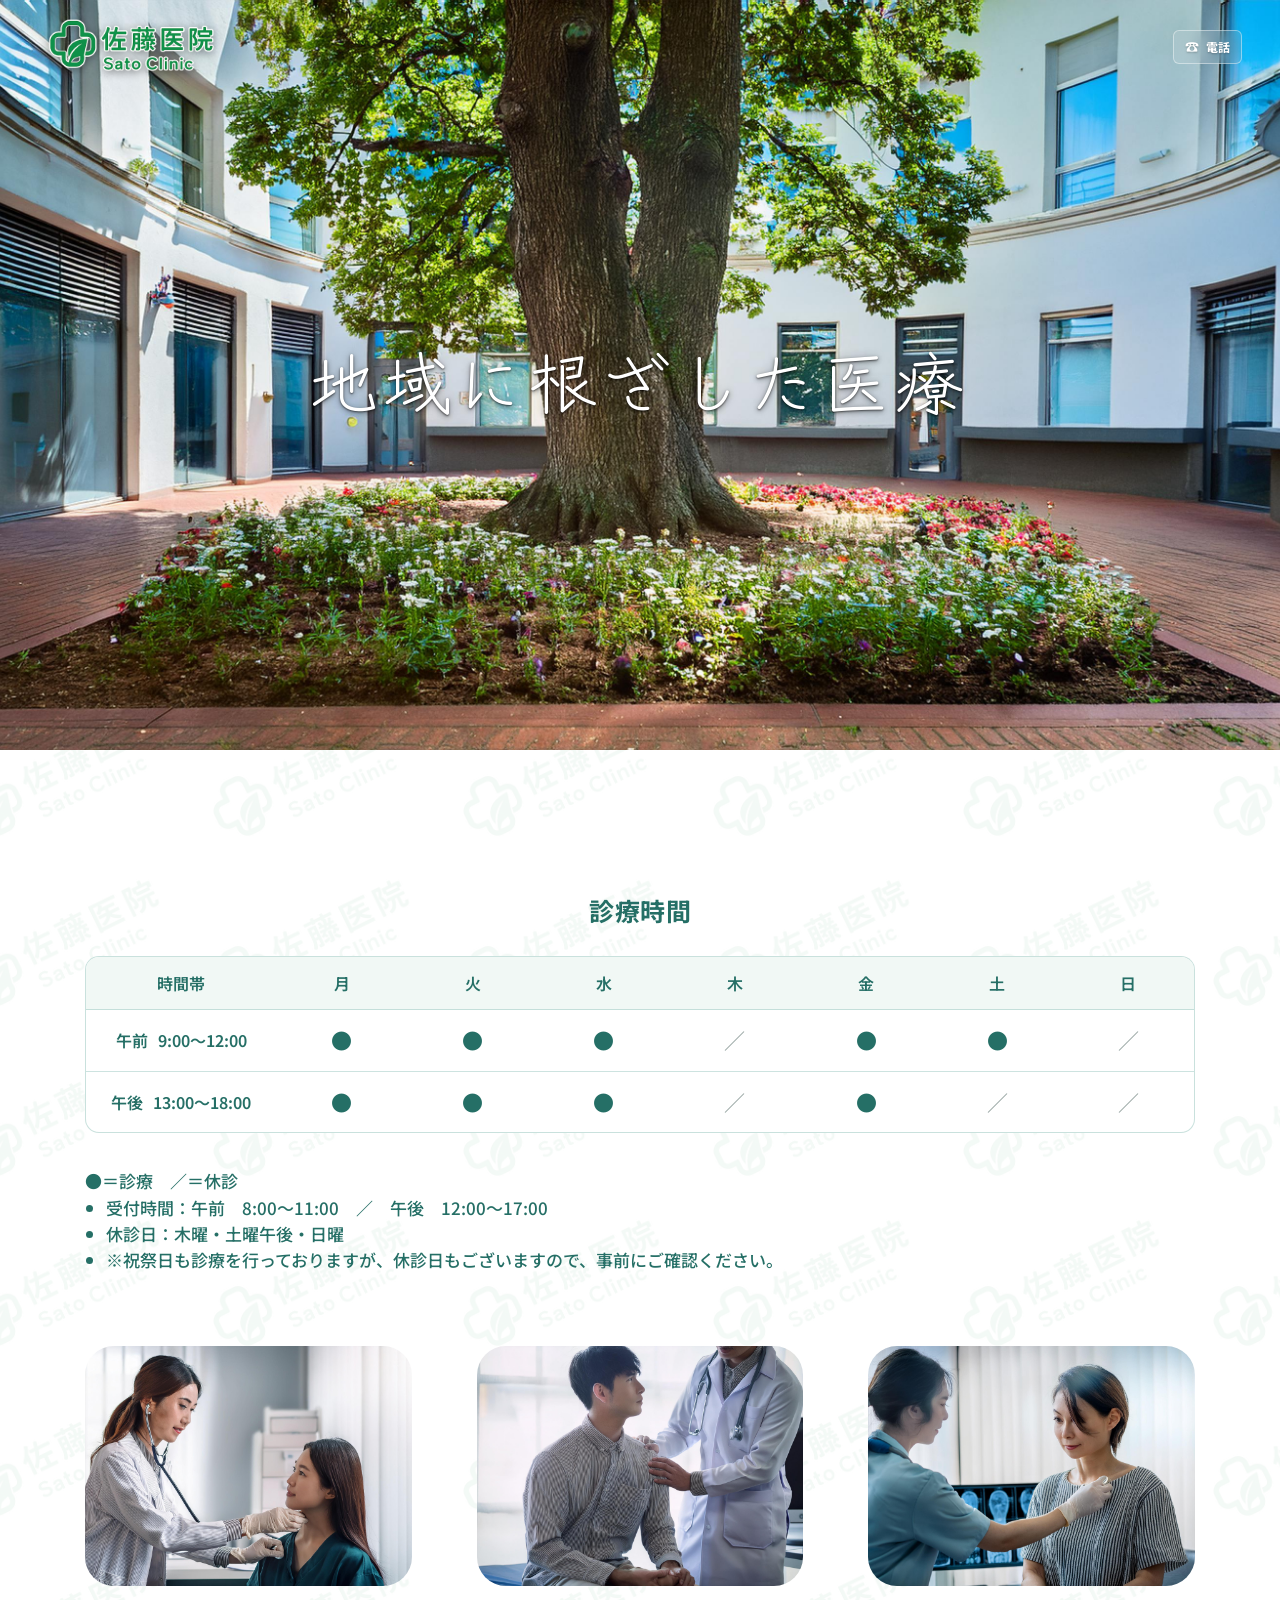
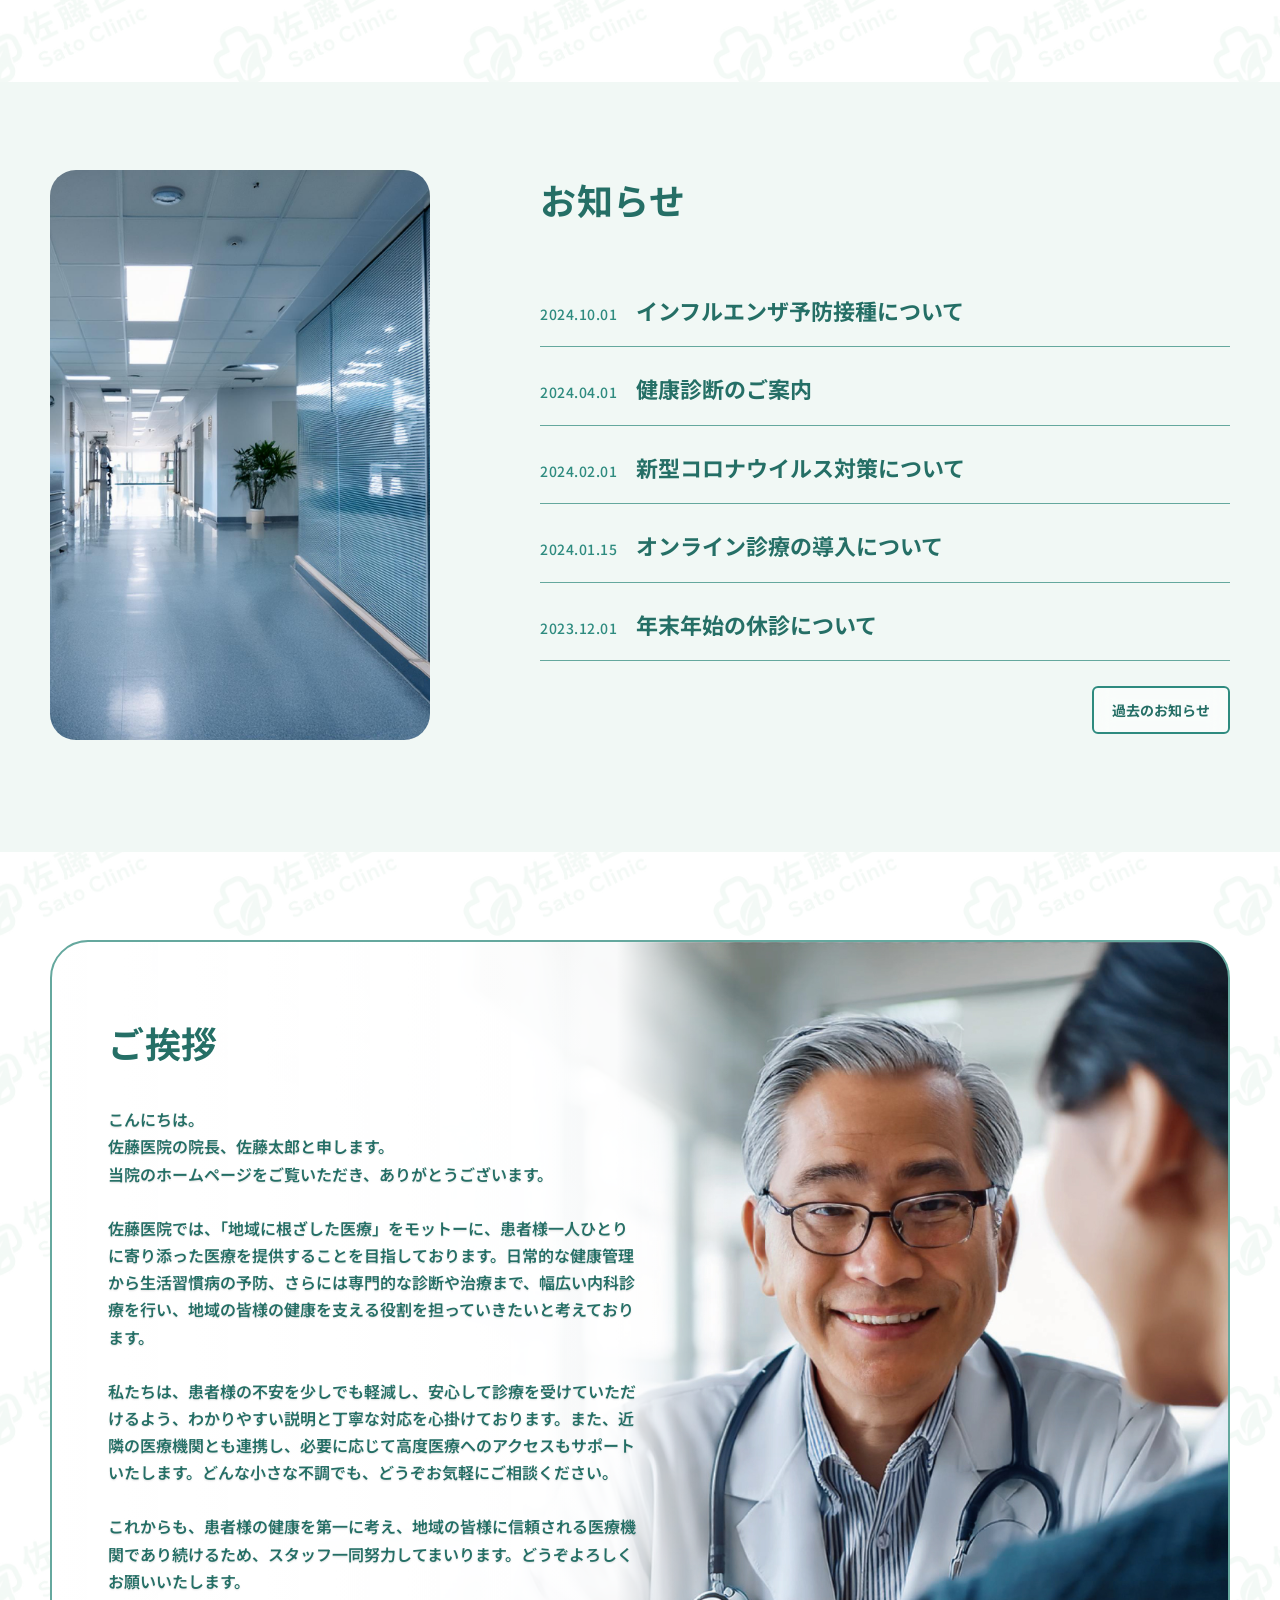
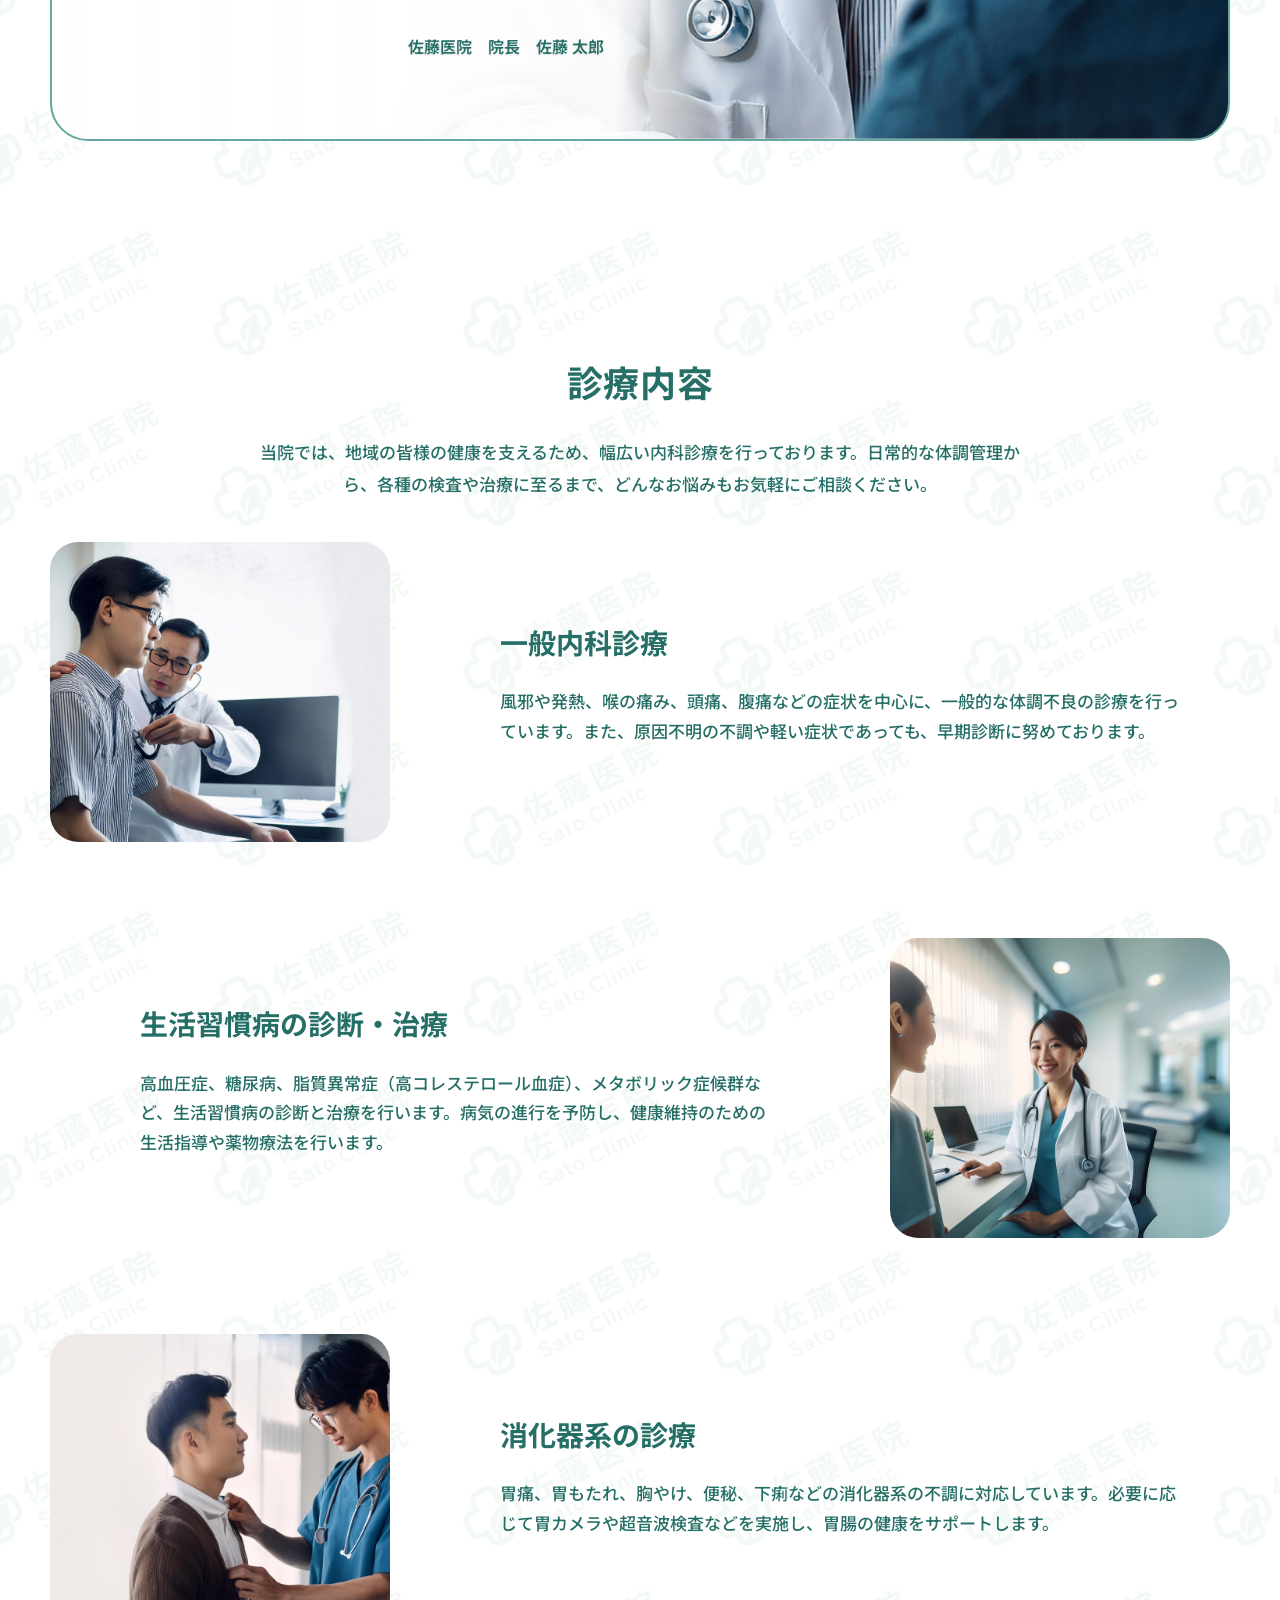
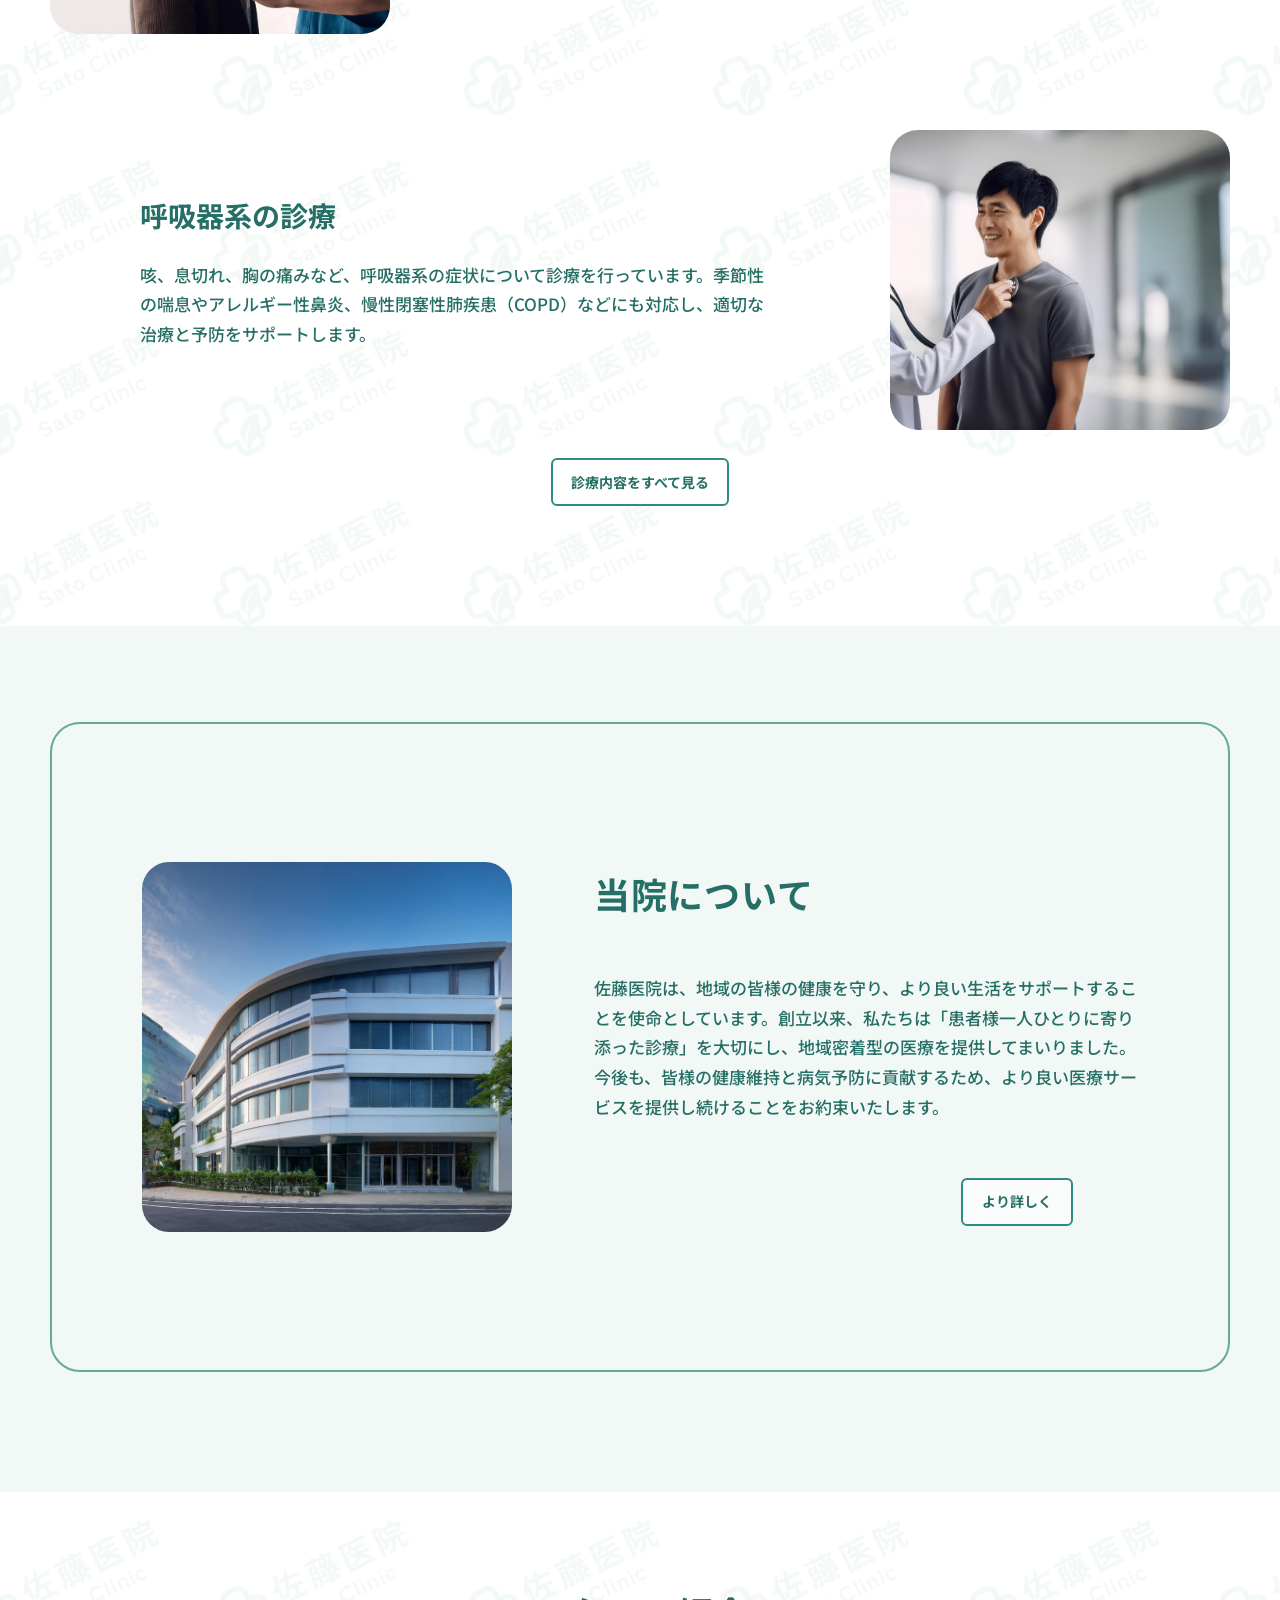
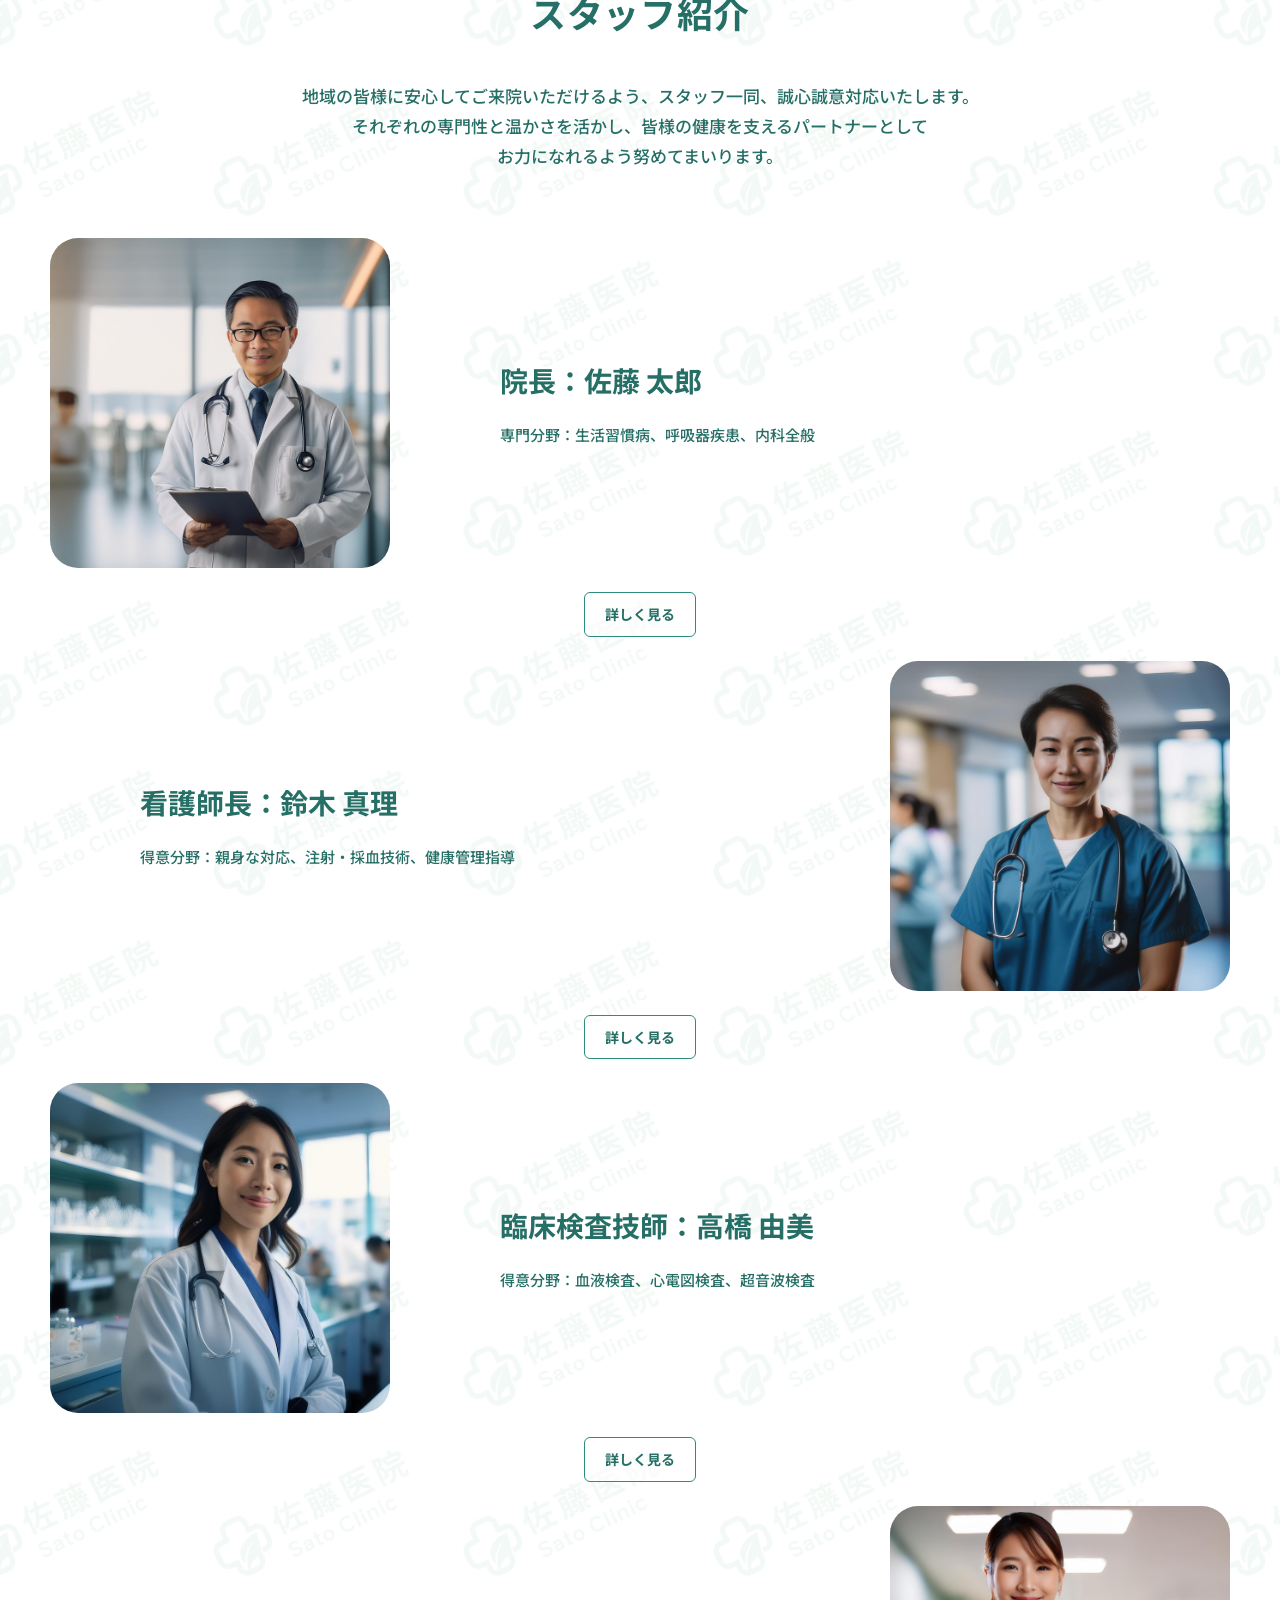
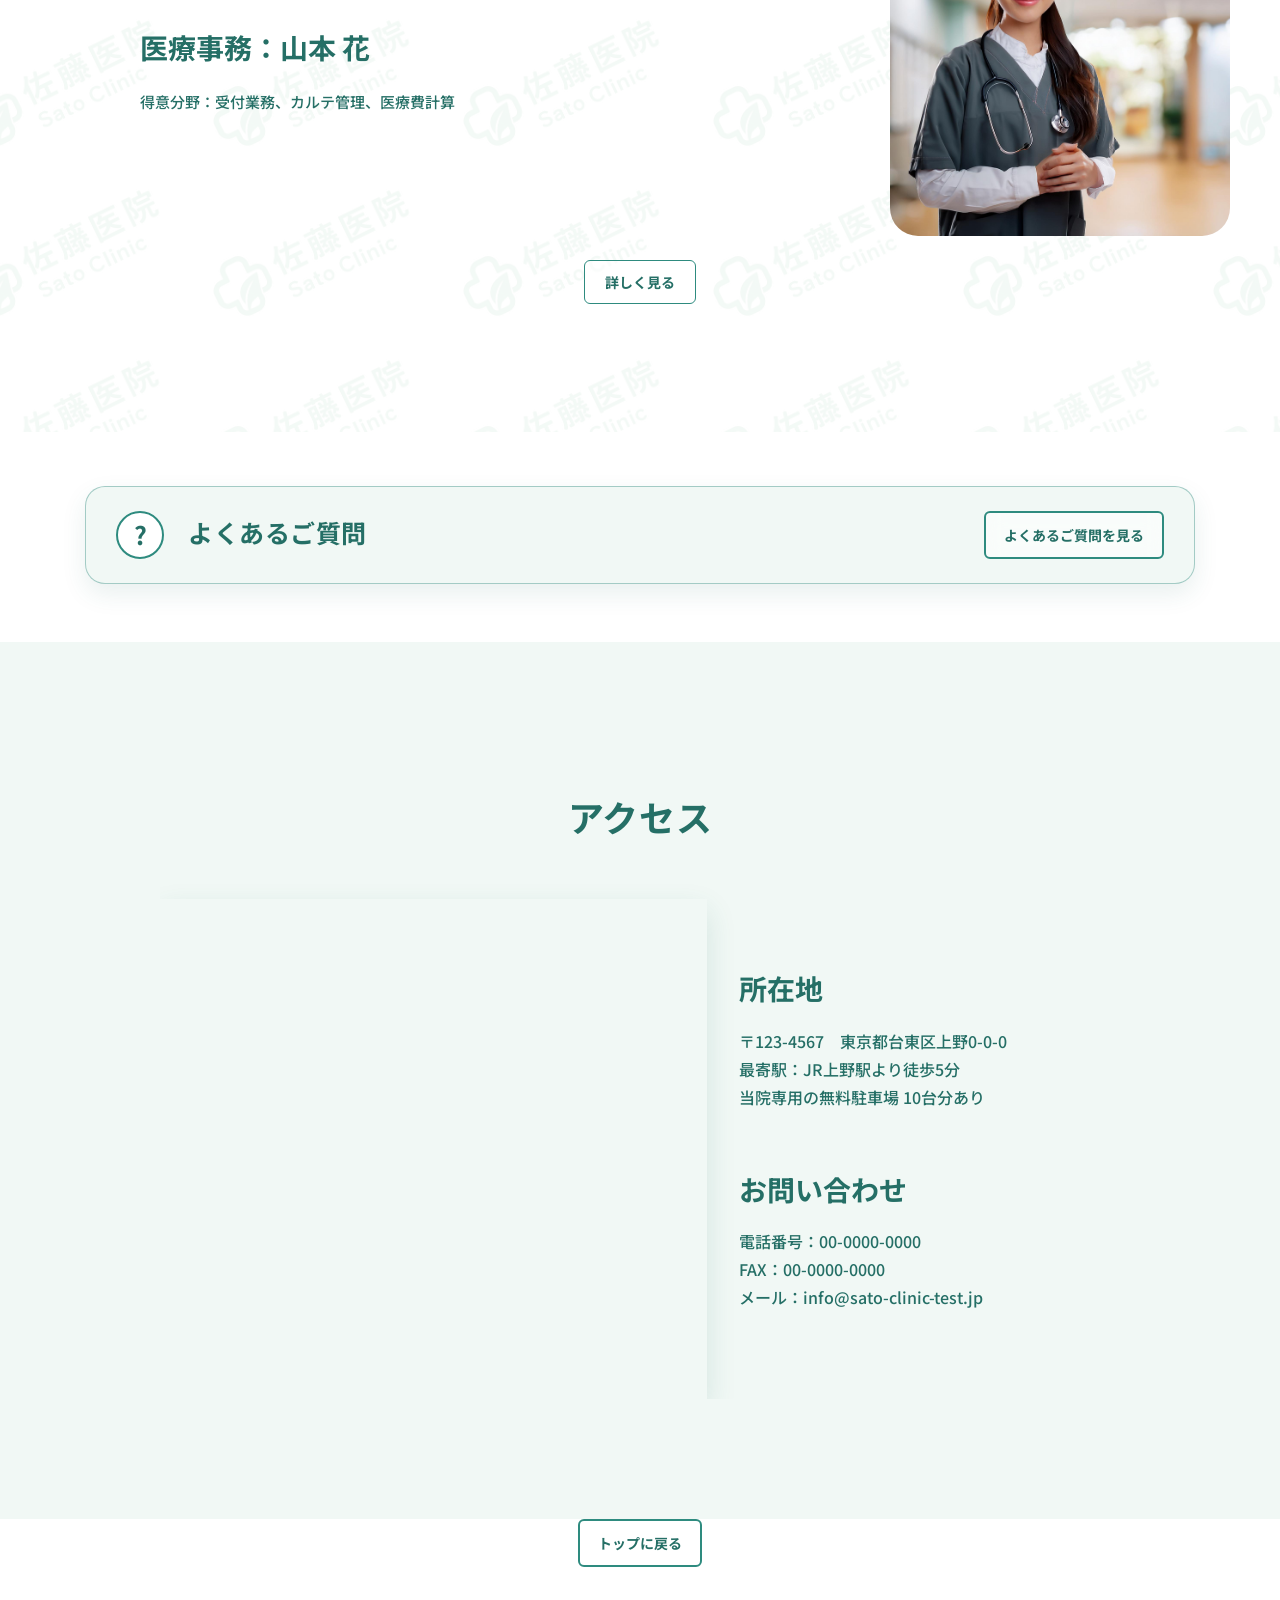
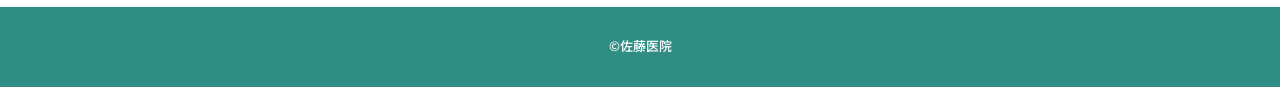
<file: index.html>
<!DOCTYPE html>
<html lang="ja">
<head>
  <meta charset="UTF-8">
  <meta name="viewport" content="width=device-width, initial-scale=1.0">
  <meta name="description" content="東京都台東区上野の佐藤医院。地域に根ざした内科診療を行っています。">
  <title>佐藤医院 | 地域に根ざした医療</title>
  <link rel="preconnect" href="https://fonts.googleapis.com">
  <link rel="preconnect" href="https://fonts.gstatic.com" crossorigin>
  <link href="https://fonts.googleapis.com/css2?family=Noto+Sans+JP:wght@400;500;600;700&display=swap" rel="stylesheet">
  <link href="https://fonts.googleapis.com/css2?family=Zen+Kurenaido&display=swap" rel="stylesheet">
  <link rel="stylesheet" href="./css/style.css">
</head>
<body>
  <header class="site-header">
    <a class="brand" href="#top" aria-label="佐藤医院 トップへ">
      <img src="./assets/Logo/logo.png" alt="佐藤医院 Sato Clinic">
    </a>
    <nav aria-label="メインナビゲーション">
      <ul>
        <li><a href="./index.html#top">トップ</a></li>
        <li><a href="./news.html">お知らせ</a></li>
        <li><a href="./medical.html">診療内容</a></li>
        <li><a href="./about.html">当院について</a></li>
        <li><a href="./about.html#staff">スタッフ紹介</a></li>
        <li><a href="./access.html">所在地</a></li>
        <li><a href="./faq.html">よくあるご質問</a></li>
      </ul>
    </nav>
    <button class="menu-toggle" type="button" aria-expanded="false">
      <span></span><span></span><span></span>
      <span class="sr-only">Menu</span>
    </button>
    <div class="header-actions">
      <a class="header-hours" href="./access.html#hours" aria-label="診療時間へ">
        <span class="header-action-label">診療時間</span>
        <span class="header-action-detail">午前 9:00〜12:00<br>午後 13:00〜18:00</span>
      </a>
      <a class="header-phone" href="tel:00-0000-0000">
        <span class="header-action-label">電話</span>
        <strong>00-0000-0000</strong>
      </a>
    </div>
  </header>

  <main>
    <section class="hero" id="top" aria-labelledby="hero-title">
      <img src="./assets/Hospital_Exterior/hospital_2.jpg" alt="佐藤医院の中庭に立つ大きな木">
      <div class="hero-shade"></div>
      <h1 id="hero-title">地域に根ざした医療</h1>
    </section>

    <div class="patterned-content">
      <section class="hours section-block" id="hours" aria-labelledby="hours-title">
        <div class="content narrow">
          <h2 id="hours-title">診療時間</h2>
          <div class="hours-table-wrap">
            <table class="hours-table">
              <thead>
                <tr><th>時間帯</th><th>月</th><th>火</th><th>水</th><th>木</th><th>金</th><th>土</th><th>日</th></tr>
              </thead>
              <tbody>
                <tr><th class="hours-time"><span>午前</span><span>9:00〜12:00</span></th><td class="is-open">●</td><td class="is-open">●</td><td class="is-open">●</td><td class="is-closed">／</td><td class="is-open">●</td><td class="is-open">●</td><td class="is-closed">／</td></tr>
                <tr><th class="hours-time"><span>午後</span><span>13:00〜18:00</span></th><td class="is-open">●</td><td class="is-open">●</td><td class="is-open">●</td><td class="is-closed">／</td><td class="is-open">●</td><td class="is-closed">／</td><td class="is-closed">／</td></tr>
              </tbody>
            </table>
          </div>
          <div class="hours-notes">
            <p>●＝診療　／＝休診</p>
            <ul>
              <li>受付時間：午前　8:00〜11:00　／　午後　12:00〜17:00</li>
              <li>休診日：木曜・土曜午後・日曜</li>
              <li>※祝祭日も診療を行っておりますが、休診日もございますので、事前にご確認ください。</li>
            </ul>
          </div>
          <div class="patient-gallery" aria-label="診療風景">
            <div class="patient-carousel-track">
              <img src="./assets/Patient_Image/patient_3.jpg" alt="" loading="lazy">
              <img src="./assets/Patient_Image/patient_2.jpg" alt="" loading="lazy">
              <img src="./assets/Patient_Image/patient_4.jpg" alt="" loading="lazy">
            </div>
          </div>
        </div>
      </section>

      <section class="news section-block" id="news" aria-labelledby="news-title">
        <div class="news-layout content wide">
          <img class="news-photo" src="./assets/Hospital_Exterior/hospital_5.jpg" alt="佐藤医院の明るい廊下" loading="lazy">
          <div class="news-body">
            <h2 id="news-title">お知らせ</h2>
            <ul class="news-list">
              <li><a href="./news.html#news-influenza"><time datetime="2024-10-01">2024.10.01</time><span>インフルエンザ予防接種について</span></a></li>
              <li><a href="./news.html#news-checkup"><time datetime="2024-04-01">2024.04.01</time><span>健康診断のご案内</span></a></li>
              <li><a href="./news.html#news-covid"><time datetime="2024-02-01">2024.02.01</time><span>新型コロナウイルス対策について</span></a></li>
              <li><a href="./news.html#news-online"><time datetime="2024-01-15">2024.01.15</time><span>オンライン診療の導入について</span></a></li>
              <li><a href="./news.html#news-holiday"><time datetime="2023-12-01">2023.12.01</time><span>年末年始の休診について</span></a></li>
            </ul>
            <a class="outline-button news-button" href="./news.html">過去のお知らせ</a>
          </div>
        </div>
      </section>

      <section class="greeting section-block" aria-labelledby="greeting-title">
        <div class="greeting-card content wide">
            <img class="greeting-photo" src="./assets/Doctor_Image/firstView.jpg" alt="佐藤医院の院長" loading="lazy">
          <div class="greeting-copy">
            <h2 id="greeting-title">ご挨拶</h2>
            <p>こんにちは。<br>佐藤医院の院長、佐藤太郎と申します。<br>当院のホームページをご覧いただき、ありがとうございます。</p>
            <p>佐藤医院では、「地域に根ざした医療」をモットーに、患者様一人ひとりに寄り添った医療を提供することを目指しております。日常的な健康管理から生活習慣病の予防、さらには専門的な診断や治療まで、幅広い内科診療を行い、地域の皆様の健康を支える役割を担っていきたいと考えております。</p>
            <p>私たちは、患者様の不安を少しでも軽減し、安心して診療を受けていただけるよう、わかりやすい説明と丁寧な対応を心掛けております。また、近隣の医療機関とも連携し、必要に応じて高度医療へのアクセスもサポートいたします。どんな小さな不調でも、どうぞお気軽にご相談ください。</p>
            <p>これからも、患者様の健康を第一に考え、地域の皆様に信頼される医療機関であり続けるため、スタッフ一同努力してまいります。どうぞよろしくお願いいたします。</p>
            <p class="signature">佐藤医院　院長　佐藤 太郎</p>
          </div>
        </div>
      </section>

      <section class="medical section-block" id="medical" aria-labelledby="medical-title">
        <div class="content wide">
          <h2 id="medical-title">診療内容</h2>
          <p class="medical-intro">当院では、地域の皆様の健康を支えるため、幅広い内科診療を行っております。日常的な体調管理から、各種の検査や治療に至るまで、どんなお悩みもお気軽にご相談ください。</p>
          <div class="medical-carousel">
          <div class="mobile-switcher" aria-label="診療内容の切り替え">
            <button type="button" data-step="-1" aria-label="前の診療内容">‹</button>
            <span class="mobile-switcher-status" aria-live="polite">● ○ ○ ○</span>
            <button type="button" data-step="1" aria-label="次の診療内容">›</button>
          </div>
          <div class="carousel-track">
          <details open class="medical-item" id="medical-1" data-card="medical-1">
            <summary><img src="./assets/Medical_Image/medical_5.jpg" alt="" loading="lazy"><span><strong>一般内科診療</strong><small>風邪や発熱など、身近な体調不良を診療します。</small></span></summary>
          <div class="medical-row image-left">
            <img src="./assets/Medical_Image/medical_5.jpg" alt="一般内科の診療風景" loading="lazy">
            <div><h3>一般内科診療</h3><p>風邪や発熱、喉の痛み、頭痛、腹痛などの症状を中心に、一般的な体調不良の診療を行っています。また、原因不明の不調や軽い症状であっても、早期診断に努めております。</p></div>
          </div>
          </details>
          <details open class="medical-item" id="medical-2" data-card="medical-2">
            <summary><img src="./assets/Medical_Image/medical_4.jpg" alt="" loading="lazy"><span><strong>生活習慣病の診断・治療</strong><small>高血圧や糖尿病などの診断・治療を行います。</small></span></summary>
          <div class="medical-row image-right">
            <div><h3>生活習慣病の診断・治療</h3><p>高血圧症、糖尿病、脂質異常症（高コレステロール血症）、メタボリック症候群など、生活習慣病の診断と治療を行います。病気の進行を予防し、健康維持のための生活指導や薬物療法を行います。</p></div>
            <img src="./assets/Medical_Image/medical_4.jpg" alt="生活習慣病について相談する患者様" loading="lazy">
          </div>
          </details>
          <details open class="medical-item" id="medical-3" data-card="medical-3">
            <summary><img src="./assets/Medical_Image/medical_6.jpg" alt="" loading="lazy"><span><strong>消化器系の診療</strong><small>胃腸の不調や腹部症状に対応しています。</small></span></summary>
          <div class="medical-row image-left">
            <img src="./assets/Medical_Image/medical_6.jpg" alt="消化器系の診療風景" loading="lazy">
            <div><h3>消化器系の診療</h3><p>胃痛、胃もたれ、胸やけ、便秘、下痢などの消化器系の不調に対応しています。必要に応じて胃カメラや超音波検査などを実施し、胃腸の健康をサポートします。</p></div>
          </div>
          </details>
          <details open class="medical-item" id="medical-4" data-card="medical-4">
            <summary><img src="./assets/Medical_Image/medical_10.jpg" alt="" loading="lazy"><span><strong>呼吸器系の診療</strong><small>咳や息切れなどの呼吸器症状を診療します。</small></span></summary>
          <div class="medical-row image-right last">
            <div><h3>呼吸器系の診療</h3><p>咳、息切れ、胸の痛みなど、呼吸器系の症状について診療を行っています。季節性の喘息やアレルギー性鼻炎、慢性閉塞性肺疾患（COPD）などにも対応し、適切な治療と予防をサポートします。</p></div>
            <div class="medical-photo-wrap"><img src="./assets/Medical_Image/medical_10.jpg" alt="呼吸器系の診察を受ける患者様" loading="lazy"></div>
          </div>
          </details>
          </div>
          </div>
          <div class="medical-more"><a class="outline-button small-button" href="./medical.html">診療内容をすべて見る</a></div>
        </div>
      </section>

      <section class="about section-block" id="about" aria-labelledby="about-title">
        <div class="about-card content wide">
          <img src="./assets/Hospital_Exterior/hospital_1.jpg" alt="佐藤医院の外観" loading="lazy">
          <div class="about-copy">
            <h2 id="about-title">当院について</h2>
            <p>佐藤医院は、地域の皆様の健康を守り、より良い生活をサポートすることを使命としています。創立以来、私たちは「患者様一人ひとりに寄り添った診療」を大切にし、地域密着型の医療を提供してまいりました。今後も、皆様の健康維持と病気予防に貢献するため、より良い医療サービスを提供し続けることをお約束いたします。</p>
            <a class="outline-button" href="./about.html">より詳しく</a>
          </div>
        </div>
      </section>

      <section class="staff section-block" id="staff" aria-labelledby="staff-title">
        <div class="content wide">
          <h2 id="staff-title">スタッフ紹介</h2>
          <p class="staff-intro">地域の皆様に安心してご来院いただけるよう、スタッフ一同、誠心誠意対応いたします。<br class="staff-intro-break">それぞれの専門性と温かさを活かし、皆様の健康を支えるパートナーとして<br class="staff-intro-break">お力になれるよう努めてまいります。</p>
          <div class="staff-carousel">
          <div class="mobile-switcher" aria-label="スタッフ紹介の切り替え">
            <button type="button" data-step="-1" aria-label="前のスタッフ">‹</button>
            <span class="mobile-switcher-status" aria-live="polite">● ○ ○ ○</span>
            <button type="button" data-step="1" aria-label="次のスタッフ">›</button>
          </div>
          <div class="carousel-track">
          <details open class="staff-item" data-card="staff-1">
            <summary><img src="./assets/Doctor_Image/sato_taro.jpg" alt="" loading="lazy"><span><strong>院長：佐藤 太郎</strong><small>地域医療への貢献を目指す院長です。</small></span></summary>
          <div class="staff-row image-left" id="staff-1">
            <img src="./assets/Doctor_Image/sato_taro.jpg" alt="院長 佐藤太郎" loading="lazy">
            <div><h3>院長：佐藤 太郎</h3><p>専門分野：生活習慣病、呼吸器疾患、内科全般</p></div>
          </div>
          <a class="staff-more" href="./about.html#staff-1">詳しく見る</a>
          </details>
          <details open class="staff-item" data-card="staff-2">
            <summary><img src="./assets/Doctor_Image/suzuki_mari.jpg" alt="" loading="lazy"><span><strong>看護師長：鈴木 真理</strong><small>親身な対応と健康管理を大切にしています。</small></span></summary>
          <div class="staff-row image-right" id="staff-2">
            <div><h3>看護師長：鈴木 真理</h3><p>得意分野：親身な対応、注射・採血技術、健康管理指導</p></div>
            <img src="./assets/Doctor_Image/suzuki_mari.jpg" alt="看護師長 鈴木真理" loading="lazy">
          </div>
          <a class="staff-more" href="./about.html#staff-2">詳しく見る</a>
          </details>
          <details open class="staff-item" data-card="staff-3">
            <summary><img src="./assets/Doctor_Image/takahashi_yumi.jpg" alt="" loading="lazy"><span><strong>臨床検査技師：高橋 由美</strong><small>丁寧でやさしい検査対応を心がけています。</small></span></summary>
          <div class="staff-row image-left" id="staff-3">
            <img src="./assets/Doctor_Image/takahashi_yumi.jpg" alt="臨床検査技師 高橋由美" loading="lazy">
            <div><h3>臨床検査技師：高橋 由美</h3><p>得意分野：血液検査、心電図検査、超音波検査</p></div>
          </div>
          <a class="staff-more" href="./about.html#staff-3">詳しく見る</a>
          </details>
          <details open class="staff-item" data-card="staff-4">
            <summary><img src="./assets/Doctor_Image/yamamoto_hana.jpg" alt="" loading="lazy"><span><strong>医療事務：山本 花</strong><small>受付で皆様を笑顔でお迎えします。</small></span></summary>
          <div class="staff-row image-right last" id="staff-4">
            <div><h3>医療事務：山本 花</h3><p>得意分野：受付業務、カルテ管理、医療費計算</p></div>
            <img src="./assets/Doctor_Image/yamamoto_hana.jpg" alt="医療事務 山本花" loading="lazy">
          </div>
          <a class="staff-more" href="./about.html#staff-4">詳しく見る</a>
          </details>
          </div>
          </div>
        </div>
      </section>

      <section class="faq-link-section section-block" id="faq-link" aria-labelledby="faq-link-title">
        <div class="faq-link-card content narrow">
          <div class="faq-link-icon" aria-hidden="true">?</div>
          <div class="faq-link-copy">
            <h2 id="faq-link-title">よくあるご質問</h2>
          </div>
          <a class="outline-button" href="./faq.html">よくあるご質問を見る</a>
        </div>
      </section>

      <section class="access section-block" id="access" aria-labelledby="access-title">
        <div class="access-card content medium">
          <h2 id="access-title">アクセス</h2>
          <div class="access-grid">
            <iframe class="access-map" src="https://www.google.com/maps?q=東京都台東区上野0-0-0&amp;output=embed" title="佐藤医院の所在地（東京都台東区上野0-0-0）の地図" loading="lazy" referrerpolicy="no-referrer-when-downgrade"></iframe>
            <div class="access-copy">
              <div><h3>所在地</h3><ul><li>〒123-4567　東京都台東区上野0-0-0</li><li>最寄駅：JR上野駅より徒歩5分</li><li>当院専用の無料駐車場 10台分あり</li></ul></div>
              <div><h3>お問い合わせ</h3><ul><li>電話番号：00-0000-0000</li><li>FAX：00-0000-0000</li><li>メール：info@sato-clinic-test.jp</li></ul></div>
            </div>
          </div>
        </div>
      </section>

    </div>
  </main>

  <div class="back-to-top"><a class="outline-button" href="#top">トップに戻る</a></div>
  <footer class="site-footer"><small>©佐藤医院</small></footer>
  <script src="./js/script.js" defer></script>
</body>
</html>
</file>
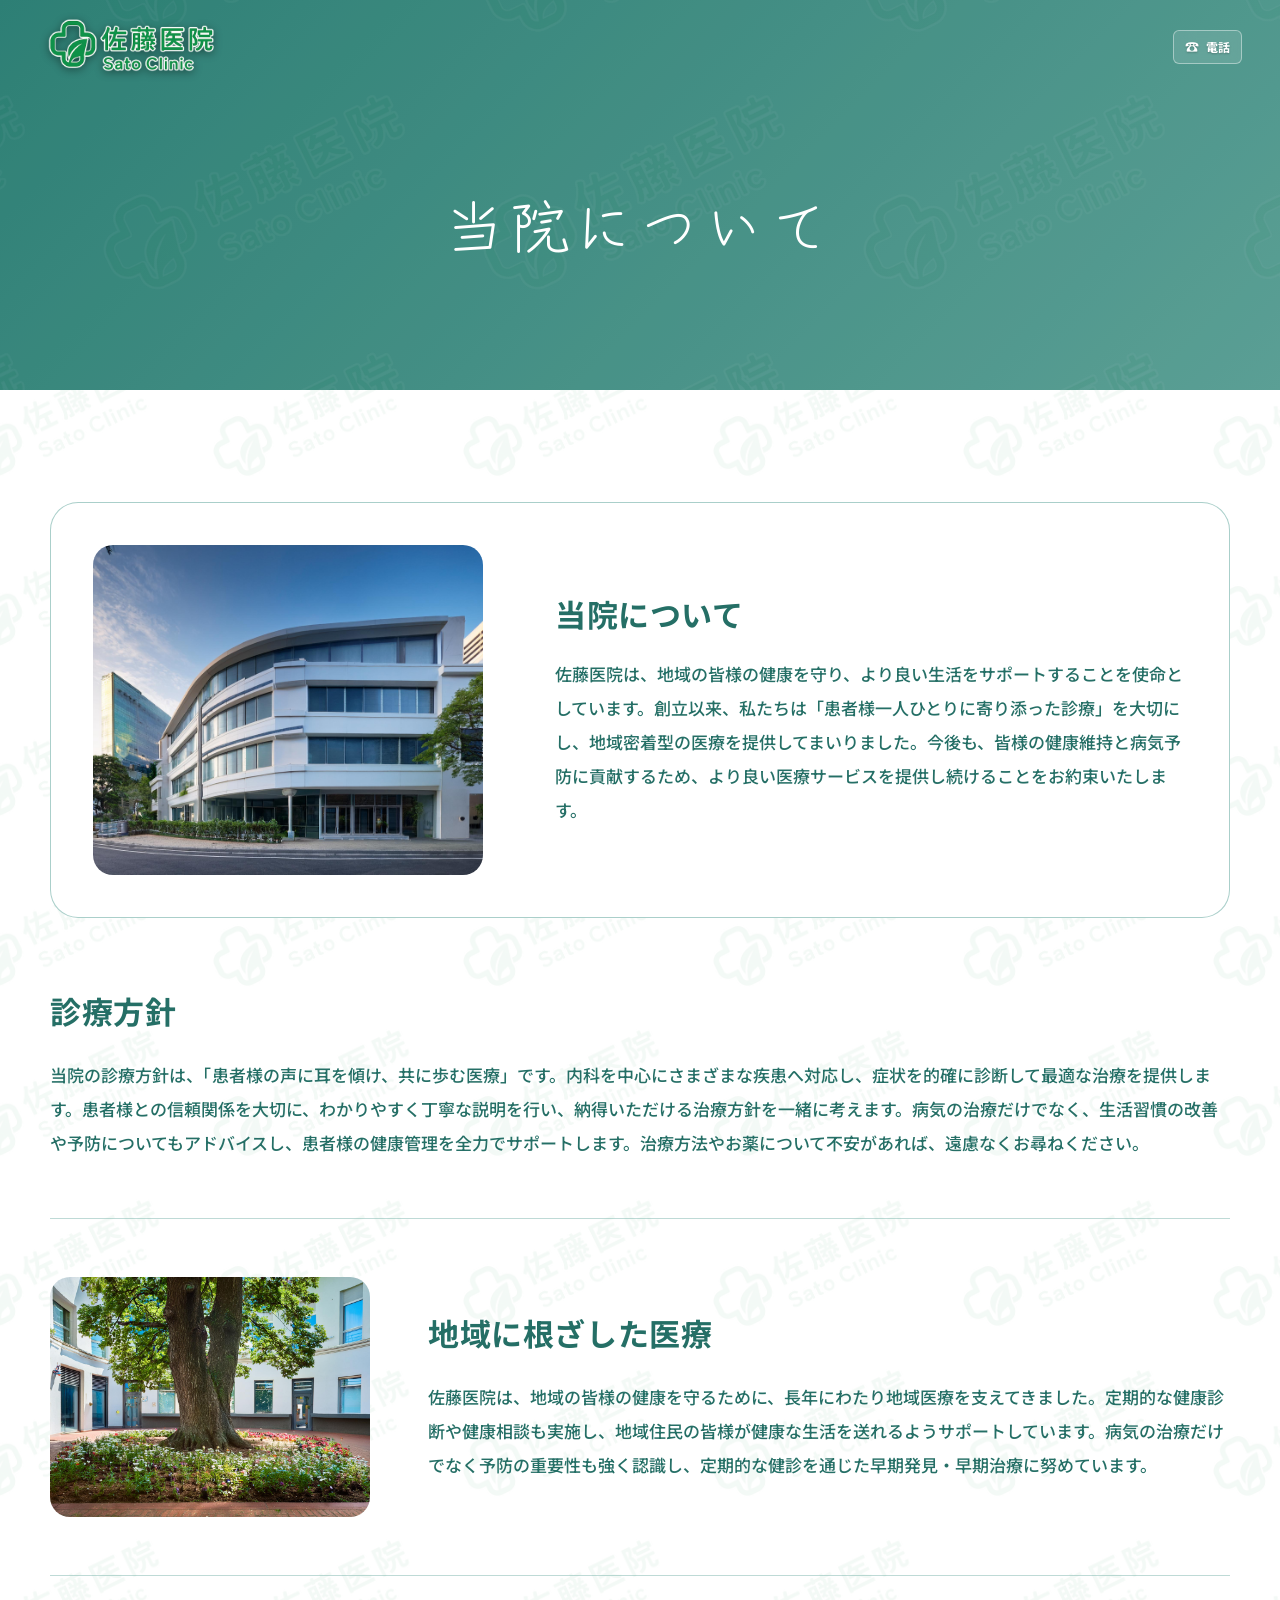
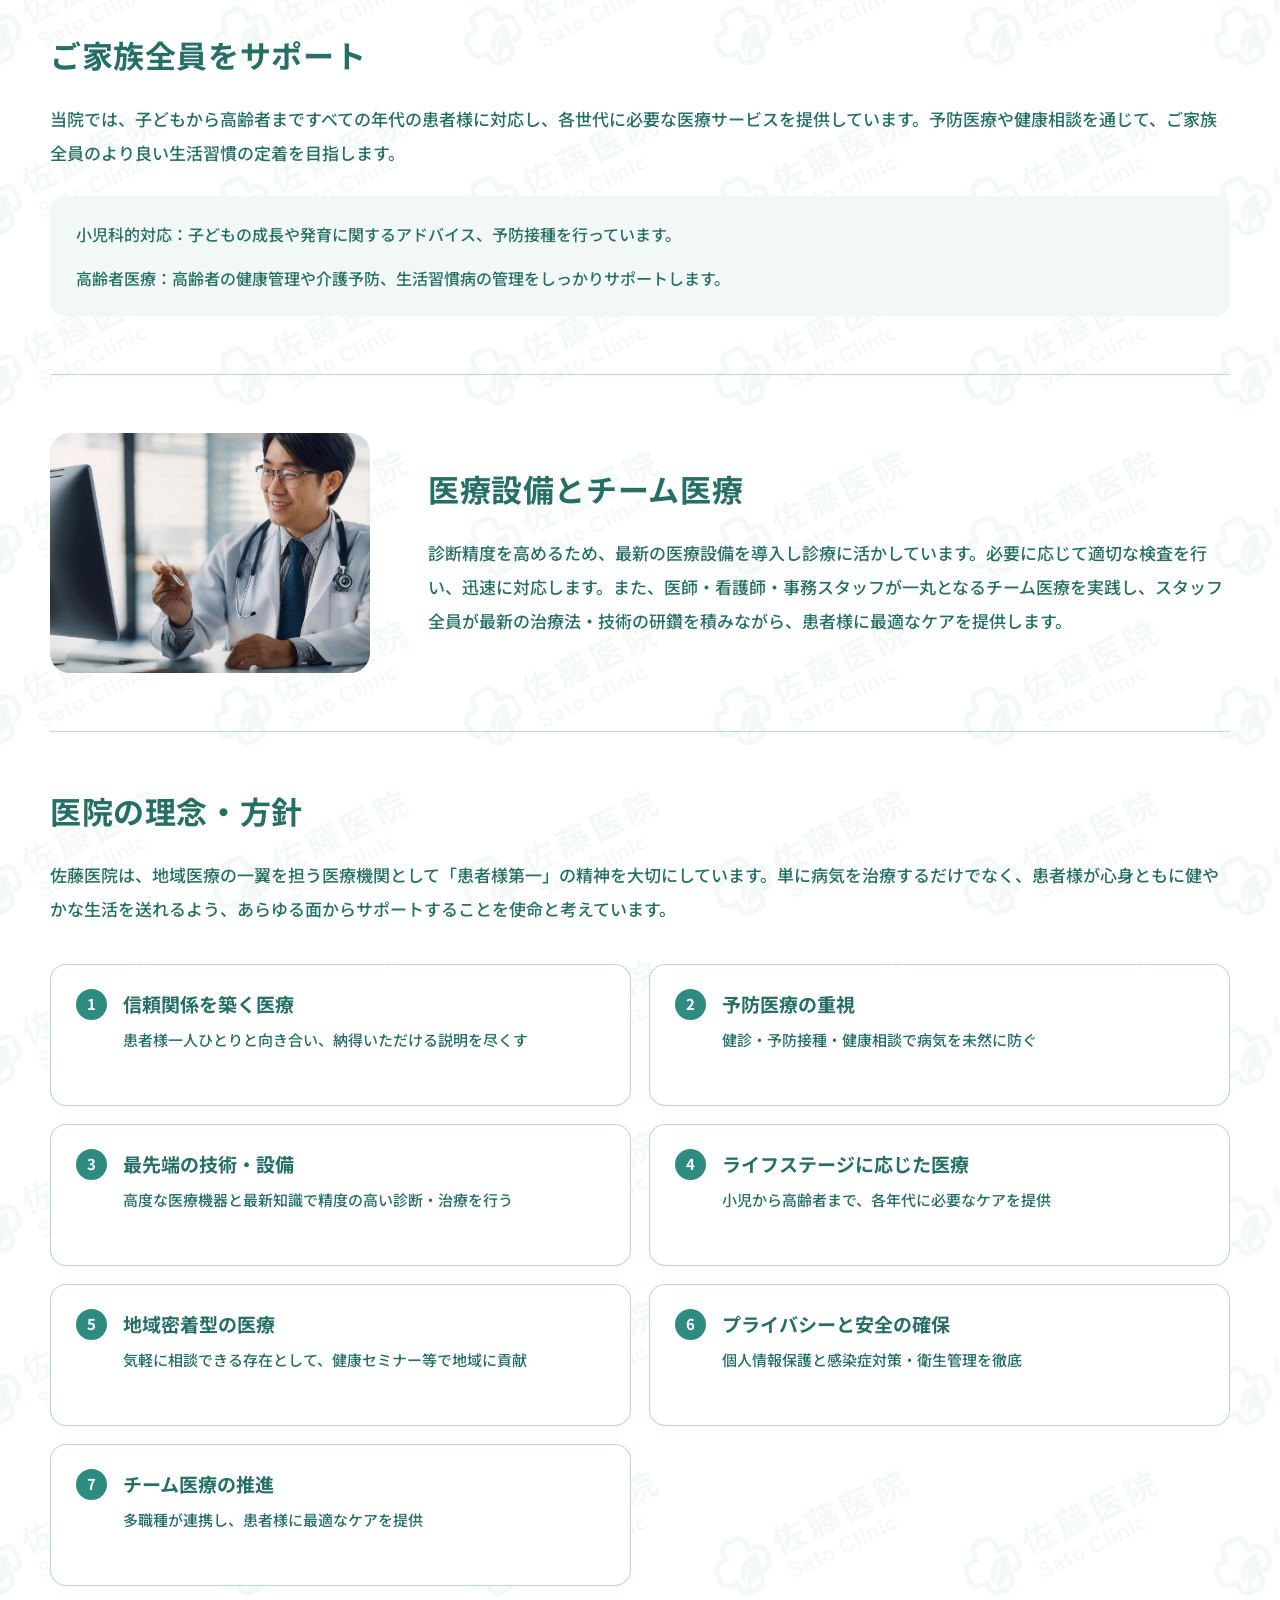
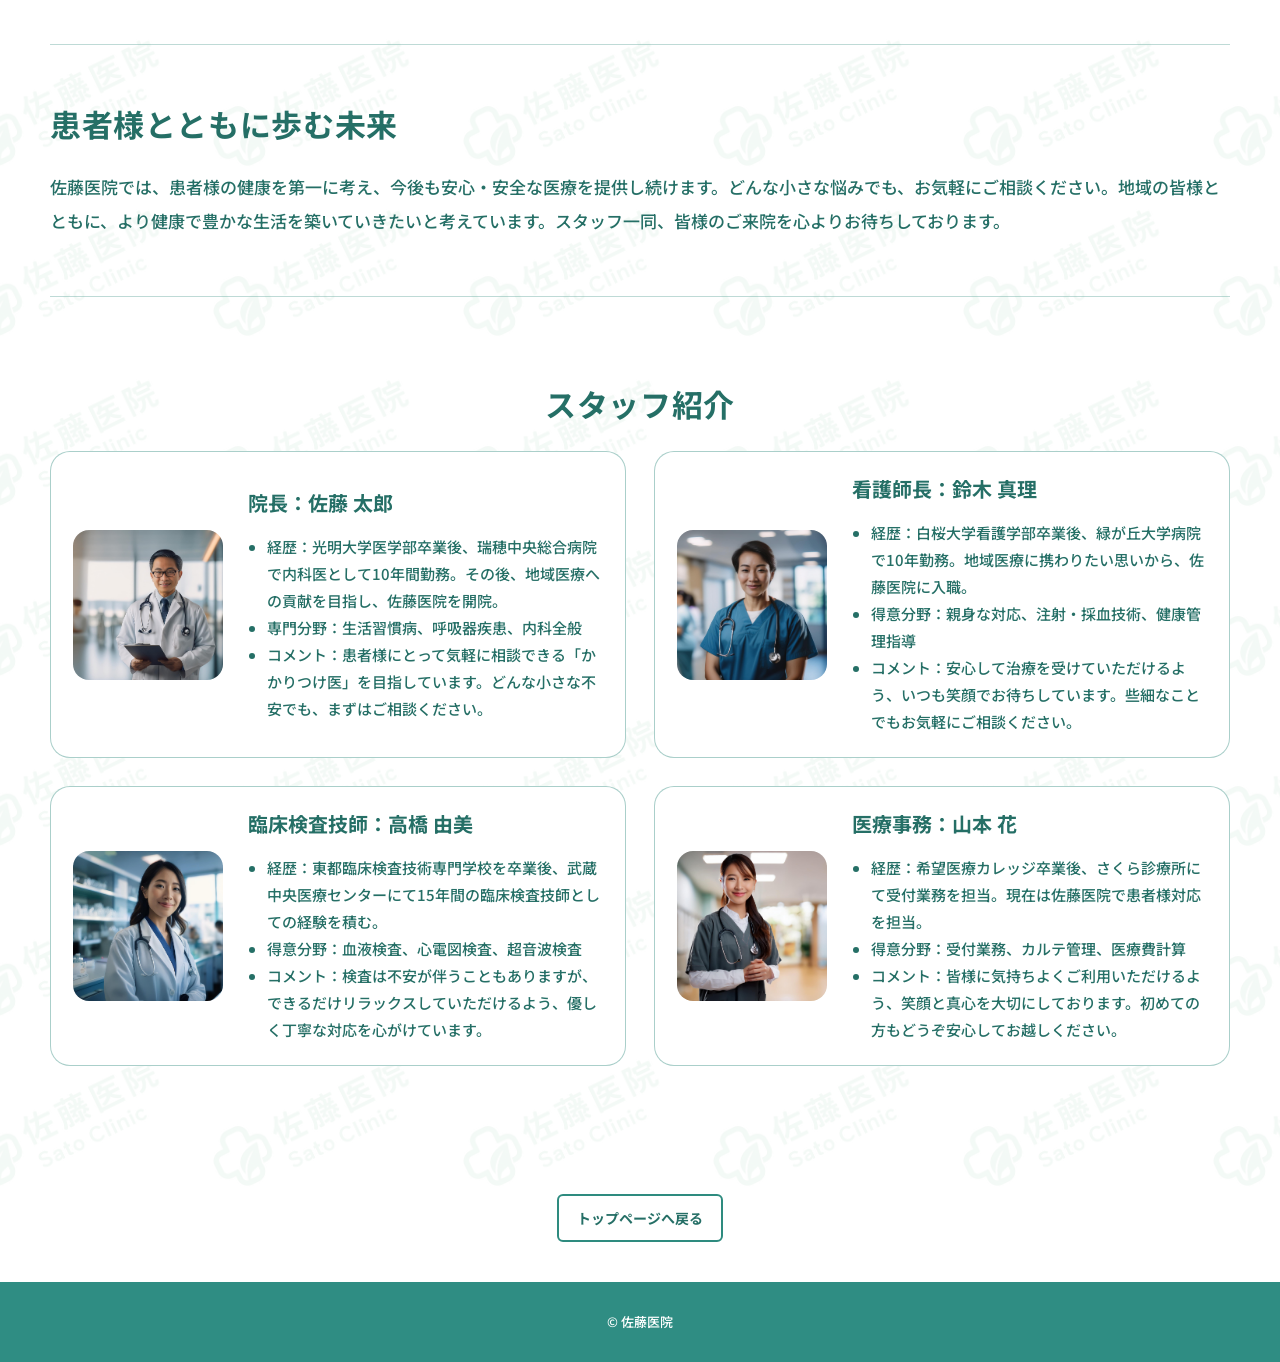
<file: about.html>
<!DOCTYPE html>
<html lang="ja">
<head>
  <meta charset="UTF-8">
  <meta name="viewport" content="width=device-width, initial-scale=1.0">
  <meta name="description" content="佐藤医院の診療方針、地域医療への取り組み、医院の理念・方針をご紹介します。">
  <title>当院について | 佐藤医院</title>
  <link rel="preconnect" href="https://fonts.googleapis.com">
  <link rel="preconnect" href="https://fonts.gstatic.com" crossorigin>
  <link href="https://fonts.googleapis.com/css2?family=Noto+Sans+JP:wght@400;500;600;700&display=swap" rel="stylesheet">
  <link href="https://fonts.googleapis.com/css2?family=Zen+Kurenaido&display=swap" rel="stylesheet">
  <link rel="stylesheet" href="./css/style.css">
</head>
<body>
  <header class="site-header">
    <a class="brand" href="./index.html#top" aria-label="佐藤医院 トップへ">
      <img src="./assets/Logo/logo.png" alt="佐藤医院 Sato Clinic">
    </a>
    <nav aria-label="メインナビゲーション">
      <ul>
        <li><a href="./index.html#top">トップ</a></li>
        <li><a href="./news.html">お知らせ</a></li>
        <li><a href="./medical.html">診療内容</a></li>
        <li><a href="./about.html">当院について</a></li>
        <li><a href="./about.html#staff">スタッフ紹介</a></li>
        <li><a href="./access.html">所在地</a></li>
        <li><a href="./faq.html">よくあるご質問</a></li>
      </ul>
    </nav>
    <button class="menu-toggle" type="button" aria-expanded="false">
      <span></span><span></span><span></span>
      <span class="sr-only">Menu</span>
    </button>
    <div class="header-actions">
      <a class="header-hours" href="./access.html#hours" aria-label="診療時間へ">
        <span class="header-action-label">診療時間</span>
        <span class="header-action-detail">午前 9:00〜12:00<br>午後 13:00〜18:00</span>
      </a>
      <a class="header-phone" href="tel:00-0000-0000">
        <span class="header-action-label">電話</span>
        <strong>00-0000-0000</strong>
      </a>
    </div>
  </header>

  <main>
    <section class="subpage-hero" aria-labelledby="about-detail-title">
      <div class="subpage-hero-shade"></div>
      <h1 id="about-detail-title">当院について</h1>
    </section>

    <div class="patterned-content">
      <section class="about-detail section-block" aria-labelledby="about-intro-title">
        <div class="content wide">
          <article class="about-detail-intro about-detail-panel">
            <img src="./assets/Hospital_Exterior/hospital_1.jpg" alt="佐藤医院の外観">
            <div>
              <h2 id="about-intro-title">当院について</h2>
              <p>佐藤医院は、地域の皆様の健康を守り、より良い生活をサポートすることを使命としています。創立以来、私たちは「患者様一人ひとりに寄り添った診療」を大切にし、地域密着型の医療を提供してまいりました。今後も、皆様の健康維持と病気予防に貢献するため、より良い医療サービスを提供し続けることをお約束いたします。</p>
            </div>
          </article>

          <div class="about-detail-sections">
            <article class="about-detail-section">
              <h2>診療方針</h2>
              <p>当院の診療方針は、「患者様の声に耳を傾け、共に歩む医療」です。内科を中心にさまざまな疾患へ対応し、症状を的確に診断して最適な治療を提供します。患者様との信頼関係を大切に、わかりやすく丁寧な説明を行い、納得いただける治療方針を一緒に考えます。病気の治療だけでなく、生活習慣の改善や予防についてもアドバイスし、患者様の健康管理を全力でサポートします。治療方法やお薬について不安があれば、遠慮なくお尋ねください。</p>
            </article>

            <article class="about-detail-section about-detail-section-media">
              <img src="./assets/Hospital_Exterior/hospital_2.jpg" alt="地域に根ざした医療">
              <div>
                <h2>地域に根ざした医療</h2>
                <p>佐藤医院は、地域の皆様の健康を守るために、長年にわたり地域医療を支えてきました。定期的な健康診断や健康相談も実施し、地域住民の皆様が健康な生活を送れるようサポートしています。病気の治療だけでなく予防の重要性も強く認識し、定期的な健診を通じた早期発見・早期治療に努めています。</p>
              </div>
            </article>

            <article class="about-detail-section">
              <h2>ご家族全員をサポート</h2>
              <p>当院では、子どもから高齢者まですべての年代の患者様に対応し、各世代に必要な医療サービスを提供しています。予防医療や健康相談を通じて、ご家族全員のより良い生活習慣の定着を目指します。</p>
              <div class="about-detail-subcopy">
                <p>小児科的対応：子どもの成長や発育に関するアドバイス、予防接種を行っています。</p>
                <p>高齢者医療：高齢者の健康管理や介護予防、生活習慣病の管理をしっかりサポートします。</p>
              </div>
            </article>

            <article class="about-detail-section about-detail-section-media">
              <img src="./assets/Medical_Image/medical_1.jpg" alt="医療設備とチーム医療">
              <div>
                <h2>医療設備とチーム医療</h2>
                <p>診断精度を高めるため、最新の医療設備を導入し診療に活かしています。必要に応じて適切な検査を行い、迅速に対応します。また、医師・看護師・事務スタッフが一丸となるチーム医療を実践し、スタッフ全員が最新の治療法・技術の研鑽を積みながら、患者様に最適なケアを提供します。</p>
              </div>
            </article>

            <article class="about-detail-section about-policy">
              <h2>医院の理念・方針</h2>
              <p>佐藤医院は、地域医療の一翼を担う医療機関として「患者様第一」の精神を大切にしています。単に病気を治療するだけでなく、患者様が心身ともに健やかな生活を送れるよう、あらゆる面からサポートすることを使命と考えています。</p>
              <ol class="about-policy-list">
                <li><h3>信頼関係を築く医療</h3><p>患者様一人ひとりと向き合い、納得いただける説明を尽くす</p></li>
                <li><h3>予防医療の重視</h3><p>健診・予防接種・健康相談で病気を未然に防ぐ</p></li>
                <li><h3>最先端の技術・設備</h3><p>高度な医療機器と最新知識で精度の高い診断・治療を行う</p></li>
                <li><h3>ライフステージに応じた医療</h3><p>小児から高齢者まで、各年代に必要なケアを提供</p></li>
                <li><h3>地域密着型の医療</h3><p>気軽に相談できる存在として、健康セミナー等で地域に貢献</p></li>
                <li><h3>プライバシーと安全の確保</h3><p>個人情報保護と感染症対策・衛生管理を徹底</p></li>
                <li><h3>チーム医療の推進</h3><p>多職種が連携し、患者様に最適なケアを提供</p></li>
              </ol>
            </article>

            <article class="about-detail-section">
              <h2>患者様とともに歩む未来</h2>
              <p>佐藤医院では、患者様の健康を第一に考え、今後も安心・安全な医療を提供し続けます。どんな小さな悩みでも、お気軽にご相談ください。地域の皆様とともに、より健康で豊かな生活を築いていきたいと考えています。スタッフ一同、皆様のご来院を心よりお待ちしております。</p>
            </article>
          </div>

          <section class="about-detail-staff" id="staff" aria-labelledby="about-staff-title">
            <h2 id="about-staff-title">スタッフ紹介</h2>
            <div class="mobile-switcher" aria-label="スタッフ紹介の切り替え">
              <button type="button" data-step="-1" aria-label="前のスタッフ">‹</button>
              <span class="mobile-switcher-status" aria-live="polite">● ○ ○ ○</span>
              <button type="button" data-step="1" aria-label="次のスタッフ">›</button>
            </div>
            <div class="about-staff-grid staff-carousel">
              <div class="carousel-track">
                <article class="about-staff-card" id="staff-1"><img src="./assets/Doctor_Image/sato_taro.jpg" alt="院長 佐藤 太郎" loading="lazy"><div><h3>院長：佐藤 太郎</h3><ul><li>経歴：光明大学医学部卒業後、瑞穂中央総合病院で内科医として10年間勤務。その後、地域医療への貢献を目指し、佐藤医院を開院。</li><li>専門分野：生活習慣病、呼吸器疾患、内科全般</li><li>コメント：患者様にとって気軽に相談できる「かかりつけ医」を目指しています。どんな小さな不安でも、まずはご相談ください。</li></ul></div></article>
                <article class="about-staff-card" id="staff-2"><img src="./assets/Doctor_Image/suzuki_mari.jpg" alt="看護師長 鈴木 真理" loading="lazy"><div><h3>看護師長：鈴木 真理</h3><ul><li>経歴：白桜大学看護学部卒業後、緑が丘大学病院で10年勤務。地域医療に携わりたい思いから、佐藤医院に入職。</li><li>得意分野：親身な対応、注射・採血技術、健康管理指導</li><li>コメント：安心して治療を受けていただけるよう、いつも笑顔でお待ちしています。些細なことでもお気軽にご相談ください。</li></ul></div></article>
                <article class="about-staff-card" id="staff-3"><img src="./assets/Doctor_Image/takahashi_yumi.jpg" alt="臨床検査技師 高橋 由美" loading="lazy"><div><h3>臨床検査技師：高橋 由美</h3><ul><li>経歴：東都臨床検査技術専門学校を卒業後、武蔵中央医療センターにて15年間の臨床検査技師としての経験を積む。</li><li>得意分野：血液検査、心電図検査、超音波検査</li><li>コメント：検査は不安が伴うこともありますが、できるだけリラックスしていただけるよう、優しく丁寧な対応を心がけています。</li></ul></div></article>
                <article class="about-staff-card" id="staff-4"><img src="./assets/Doctor_Image/yamamoto_hana.jpg" alt="医療事務 山本 花" loading="lazy"><div><h3>医療事務：山本 花</h3><ul><li>経歴：希望医療カレッジ卒業後、さくら診療所にて受付業務を担当。現在は佐藤医院で患者様対応を担当。</li><li>得意分野：受付業務、カルテ管理、医療費計算</li><li>コメント：皆様に気持ちよくご利用いただけるよう、笑顔と真心を大切にしております。初めての方もどうぞ安心してお越しください。</li></ul></div></article>
              </div>
            </div>
          </section>
        </div>
      </section>
    </div>
  </main>

  <div class="back-to-top"><a class="outline-button" href="./index.html#top">トップページへ戻る</a></div>
  <footer class="site-footer"><small>© 佐藤医院</small></footer>
  <script src="./js/script.js" defer></script>
</body>
</html>
</file>
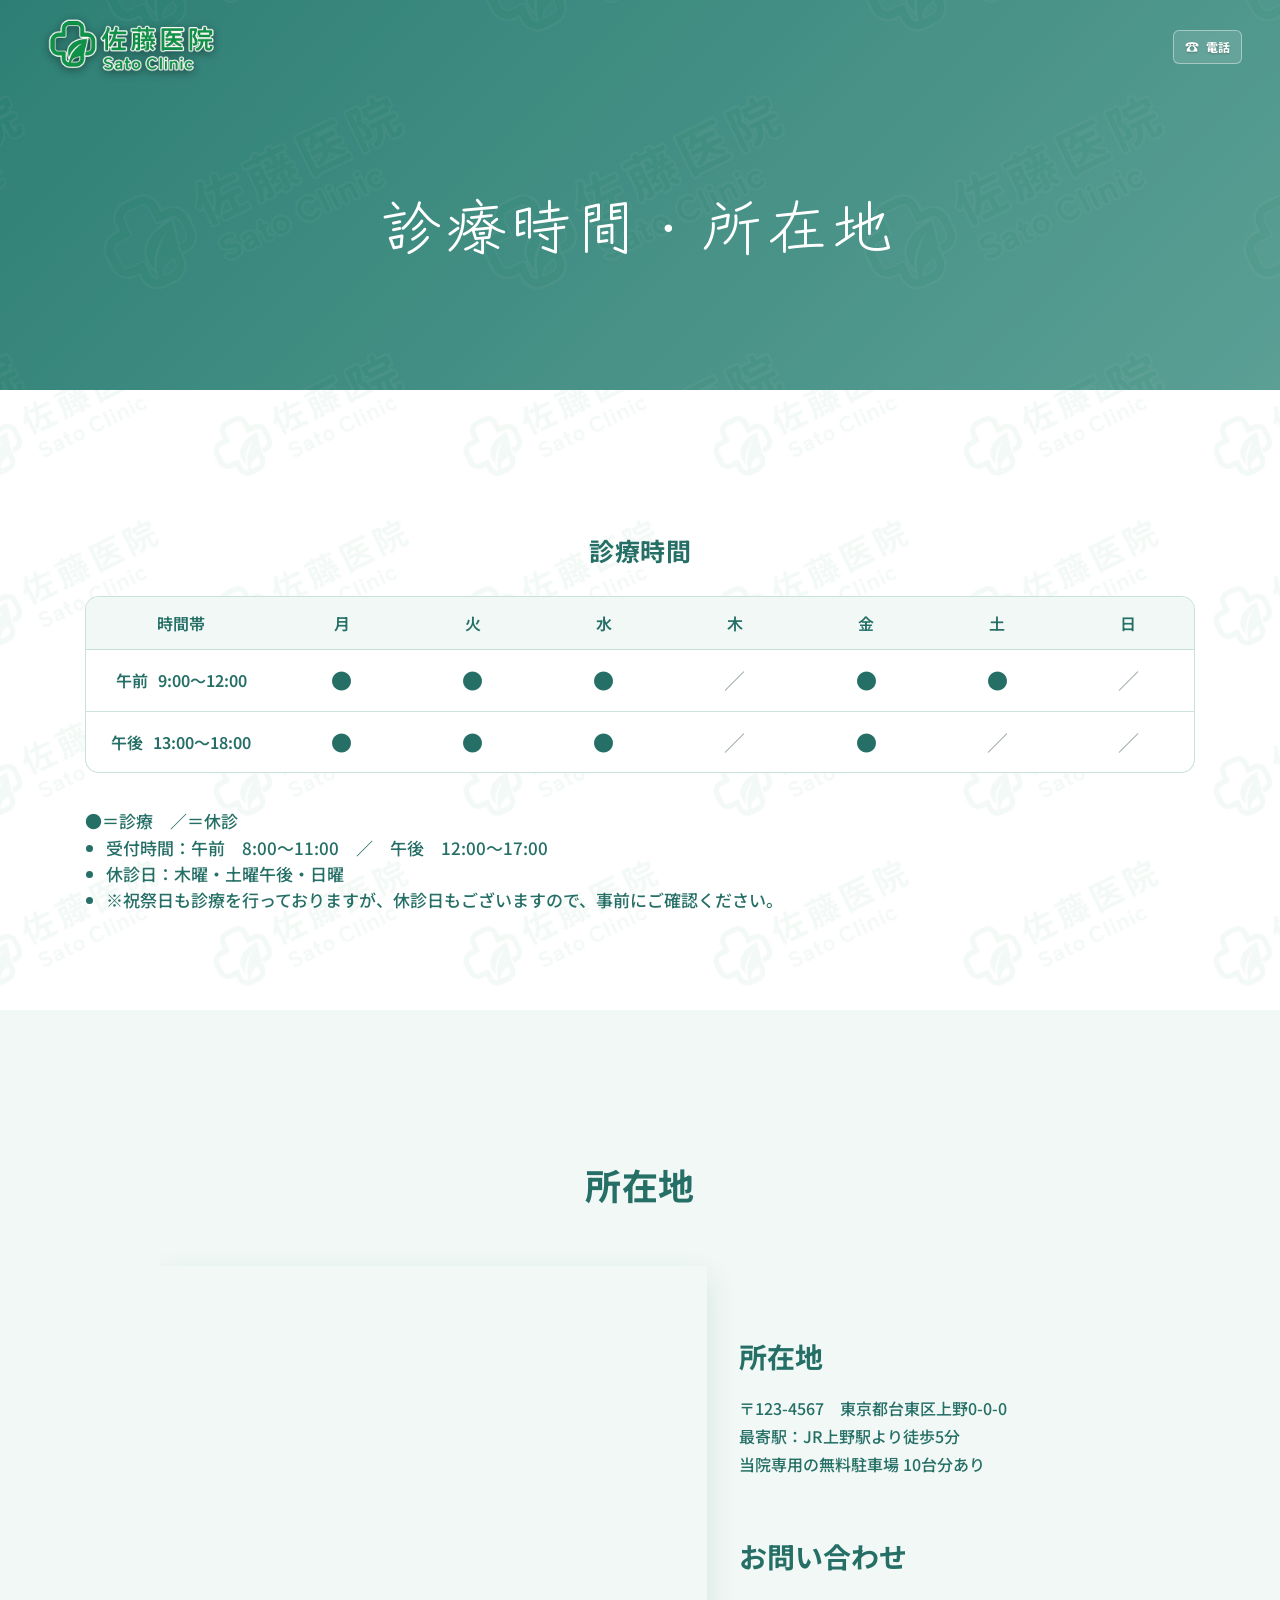
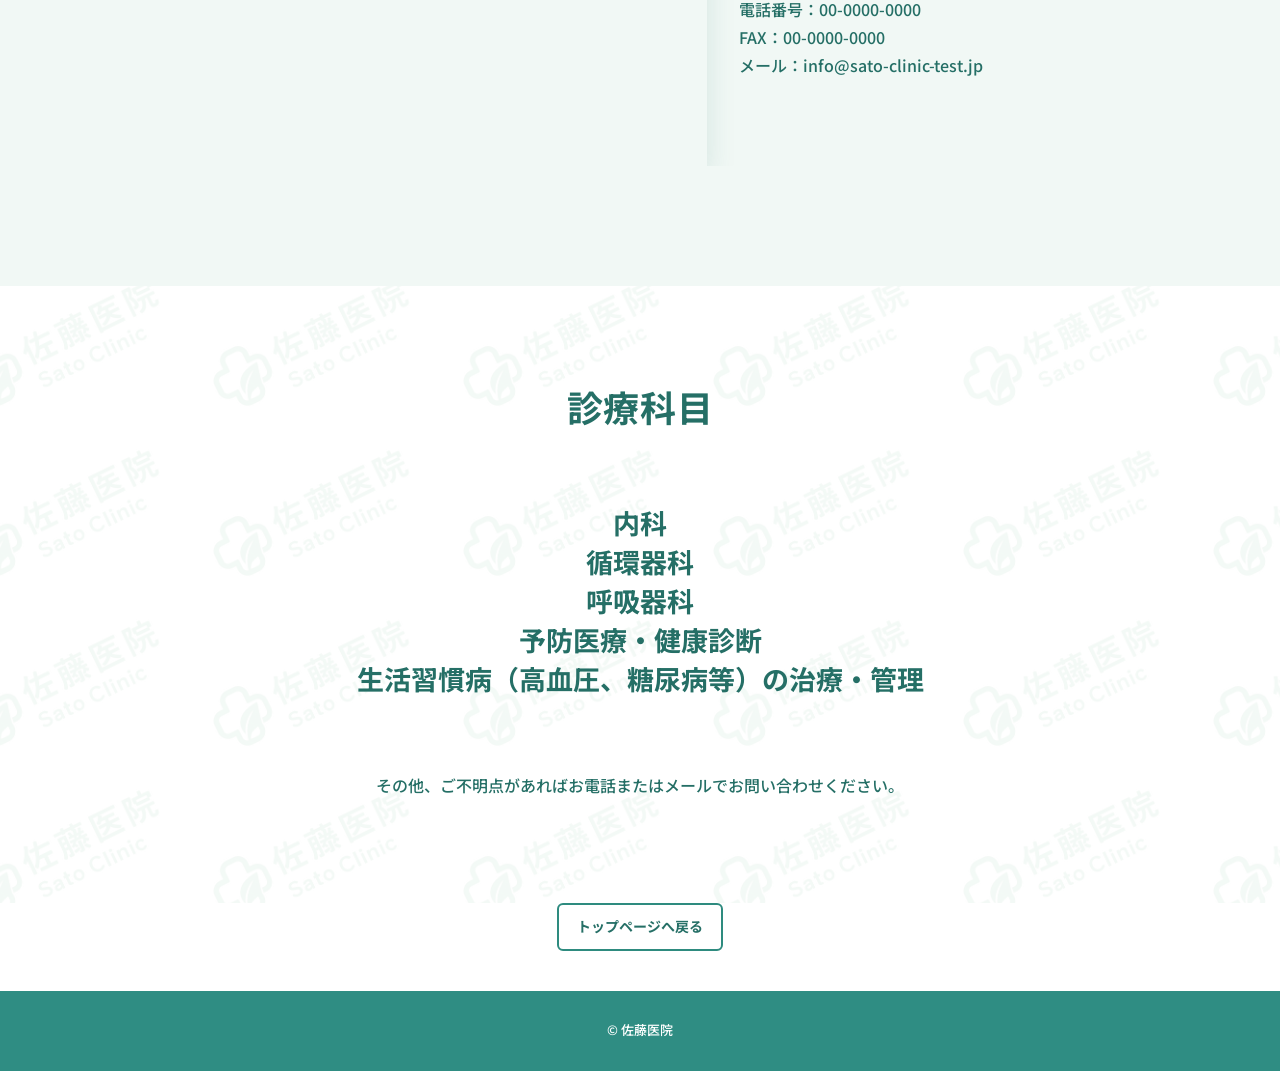
<file: access.html>
<!DOCTYPE html>
<html lang="ja">
<head>
  <meta charset="UTF-8">
  <meta name="viewport" content="width=device-width, initial-scale=1.0">
  <meta name="description" content="佐藤医院の診療時間、所在地、診療科目をご案内します。">
  <title>診療時間・所在地 | 佐藤医院</title>
  <link rel="preconnect" href="https://fonts.googleapis.com">
  <link rel="preconnect" href="https://fonts.gstatic.com" crossorigin>
  <link href="https://fonts.googleapis.com/css2?family=Noto+Sans+JP:wght@400;500;600;700&display=swap" rel="stylesheet">
  <link href="https://fonts.googleapis.com/css2?family=Zen+Kurenaido&display=swap" rel="stylesheet">
  <link rel="stylesheet" href="./css/style.css">
</head>
<body>
  <header class="site-header">
    <a class="brand" href="./index.html#top" aria-label="佐藤医院 トップへ">
      <img src="./assets/Logo/logo.png" alt="佐藤医院 Sato Clinic">
    </a>
    <nav aria-label="メインナビゲーション">
      <ul>
        <li><a href="./index.html#top">トップ</a></li>
        <li><a href="./news.html">お知らせ</a></li>
        <li><a href="./medical.html">診療内容</a></li>
        <li><a href="./about.html">当院について</a></li>
        <li><a href="./about.html#staff">スタッフ紹介</a></li>
        <li><a href="./access.html">所在地</a></li>
        <li><a href="./faq.html">よくあるご質問</a></li>
      </ul>
    </nav>
    <button class="menu-toggle" type="button" aria-expanded="false">
      <span></span><span></span><span></span>
      <span class="sr-only">Menu</span>
    </button>
    <div class="header-actions">
      <a class="header-hours" href="./access.html#hours" aria-label="診療時間へ">
        <span class="header-action-label">診療時間</span>
        <span class="header-action-detail">午前 9:00〜12:00<br>午後 13:00〜18:00</span>
      </a>
      <a class="header-phone" href="tel:00-0000-0000">
        <span class="header-action-label">電話</span>
        <strong>00-0000-0000</strong>
      </a>
    </div>
  </header>

  <main>
    <section class="subpage-hero" aria-labelledby="access-page-title">
      <div class="subpage-hero-shade"></div>
      <h1 id="access-page-title">診療時間・所在地</h1>
    </section>

    <div class="patterned-content">
      <section class="hours section-block" id="hours" aria-labelledby="hours-title">
        <div class="content narrow">
          <h2 id="hours-title">診療時間</h2>
          <div class="hours-table-wrap">
            <table class="hours-table">
              <thead>
                <tr><th>時間帯</th><th>月</th><th>火</th><th>水</th><th>木</th><th>金</th><th>土</th><th>日</th></tr>
              </thead>
              <tbody>
                <tr><th class="hours-time"><span>午前</span><span>9:00〜12:00</span></th><td class="is-open">●</td><td class="is-open">●</td><td class="is-open">●</td><td class="is-closed">／</td><td class="is-open">●</td><td class="is-open">●</td><td class="is-closed">／</td></tr>
                <tr><th class="hours-time"><span>午後</span><span>13:00〜18:00</span></th><td class="is-open">●</td><td class="is-open">●</td><td class="is-open">●</td><td class="is-closed">／</td><td class="is-open">●</td><td class="is-closed">／</td><td class="is-closed">／</td></tr>
              </tbody>
            </table>
          </div>
          <div class="hours-notes">
            <p>●＝診療　／＝休診</p>
            <ul>
              <li>受付時間：午前　8:00〜11:00　／　午後　12:00〜17:00</li>
              <li>休診日：木曜・土曜午後・日曜</li>
              <li>※祝祭日も診療を行っておりますが、休診日もございますので、事前にご確認ください。</li>
            </ul>
          </div>
        </div>
      </section>

      <section class="access section-block" id="access" aria-labelledby="access-title">
        <div class="access-card content medium">
          <h2 id="access-title">所在地</h2>
          <div class="access-grid">
            <iframe class="access-map" src="https://www.google.com/maps?q=東京都台東区上野0-0-0&amp;output=embed" title="佐藤医院の所在地（東京都台東区上野0-0-0）の地図" loading="lazy" referrerpolicy="no-referrer-when-downgrade"></iframe>
            <div class="access-copy">
              <div><h3>所在地</h3><ul><li>〒123-4567　東京都台東区上野0-0-0</li><li>最寄駅：JR上野駅より徒歩5分</li><li>当院専用の無料駐車場 10台分あり</li></ul></div>
              <div><h3>お問い合わせ</h3><ul><li>電話番号：00-0000-0000</li><li>FAX：00-0000-0000</li><li>メール：info@sato-clinic-test.jp</li></ul></div>
            </div>
          </div>
        </div>
      </section>

      <section class="departments section-block" aria-labelledby="departments-title">
        <div class="content narrow">
          <h2 id="departments-title">診療科目</h2>
          <p class="department-list">内科<br>循環器科<br>呼吸器科<br>予防医療・健康診断<br>生活習慣病（高血圧、糖尿病等）の治療・管理</p>
          <p class="contact-note">その他、ご不明点があればお電話またはメールでお問い合わせください。</p>
        </div>
      </section>
    </div>
  </main>

  <div class="back-to-top"><a class="outline-button" href="./index.html#top">トップページへ戻る</a></div>
  <footer class="site-footer"><small>© 佐藤医院</small></footer>
  <script src="./js/script.js" defer></script>
</body>
</html>
</file>
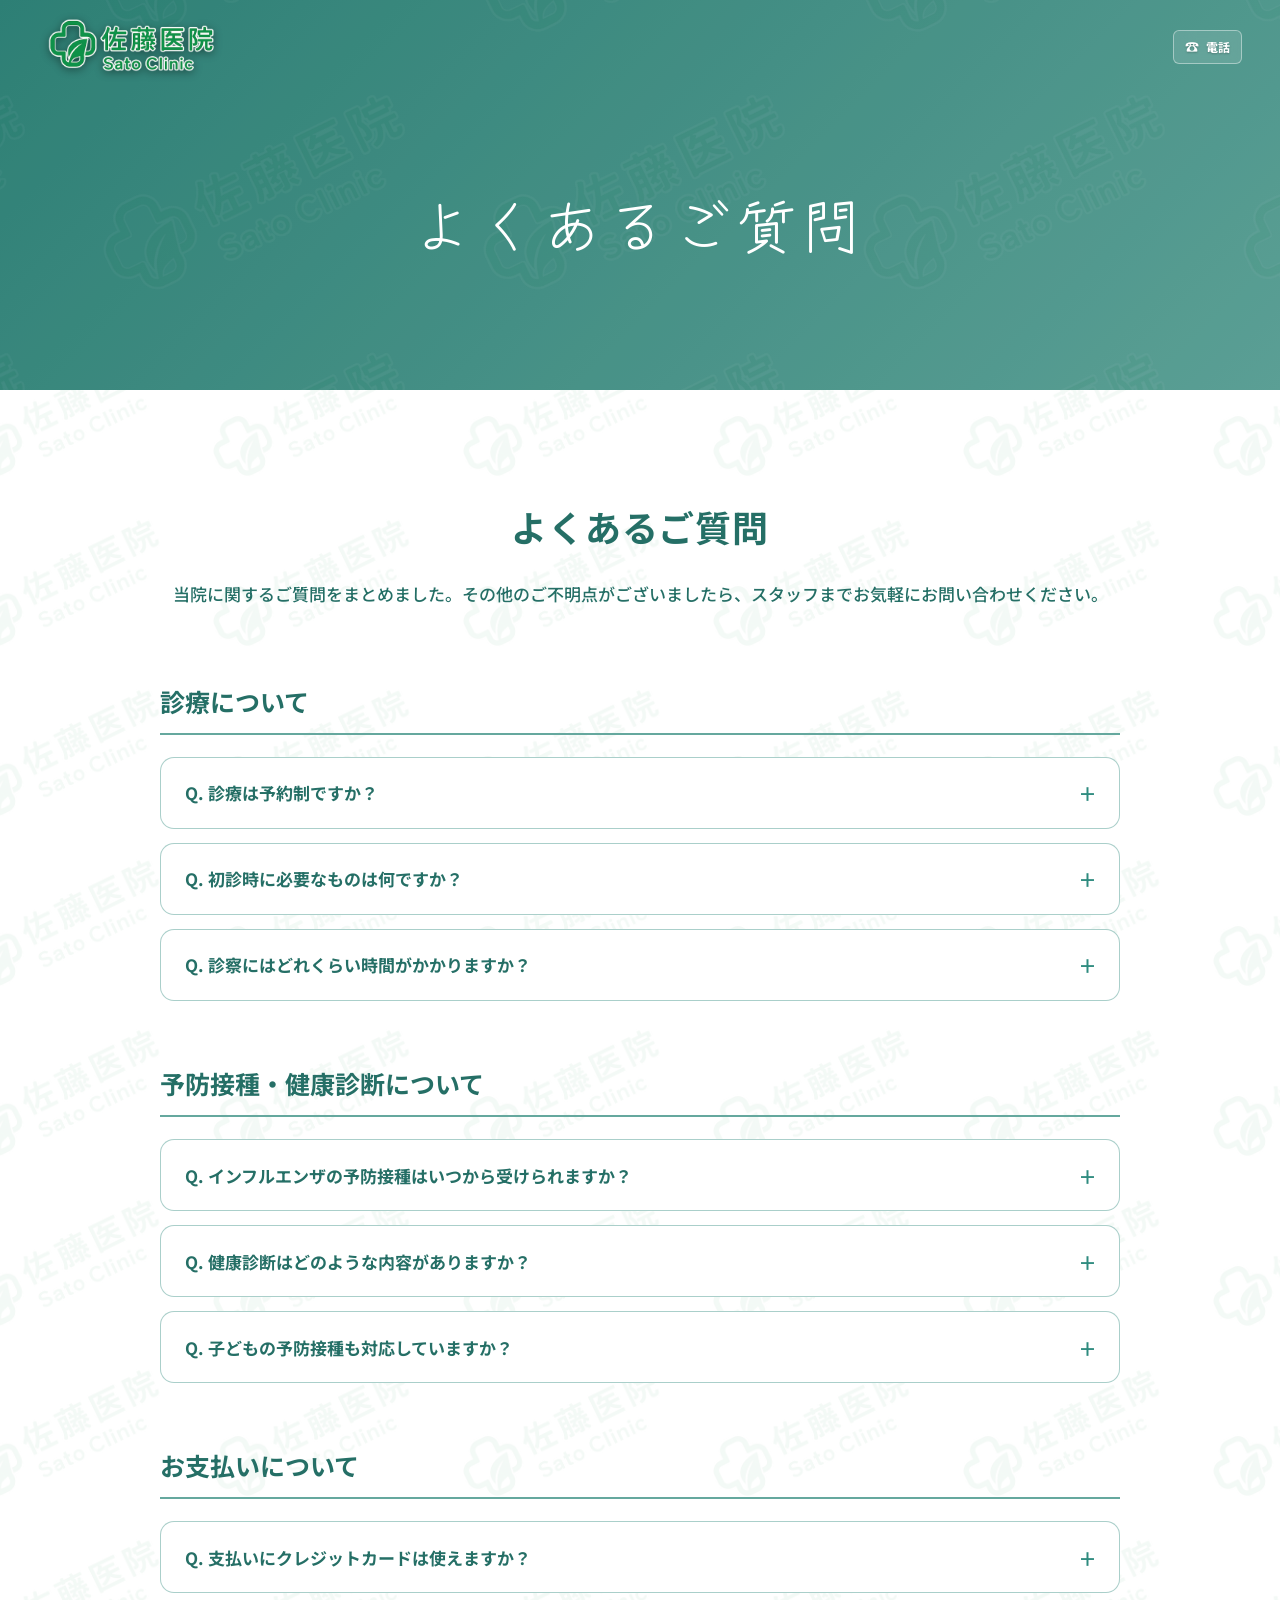
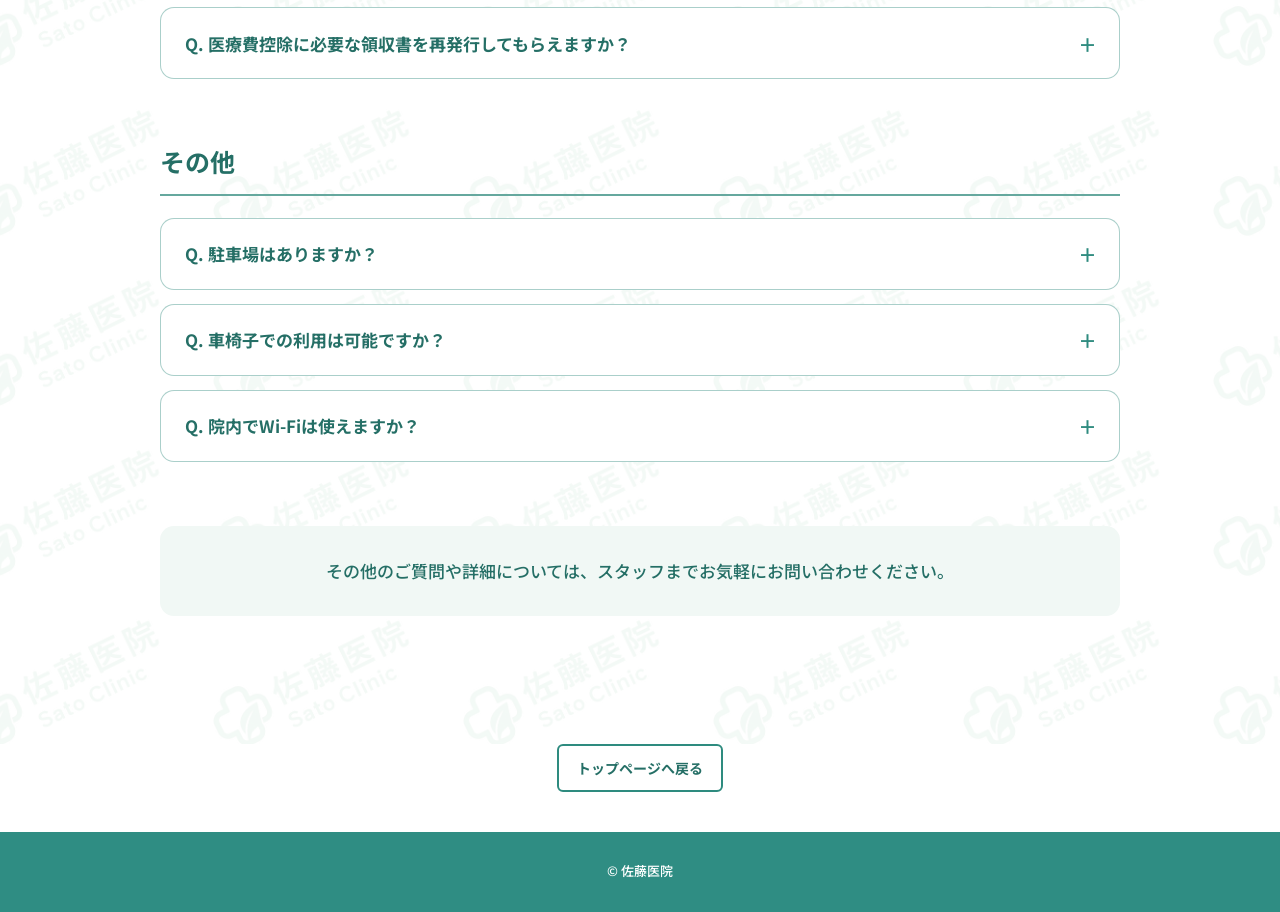
<file: faq.html>
<!DOCTYPE html>
<html lang="ja">
<head>
  <meta charset="UTF-8">
  <meta name="viewport" content="width=device-width, initial-scale=1.0">
  <meta name="description" content="佐藤医院によくあるご質問をご案内します。">
  <title>よくあるご質問 | 佐藤医院</title>
  <link rel="preconnect" href="https://fonts.googleapis.com">
  <link rel="preconnect" href="https://fonts.gstatic.com" crossorigin>
  <link href="https://fonts.googleapis.com/css2?family=Noto+Sans+JP:wght@400;500;600;700&display=swap" rel="stylesheet">
  <link href="https://fonts.googleapis.com/css2?family=Zen+Kurenaido&display=swap" rel="stylesheet">
  <link rel="stylesheet" href="./css/style.css">
</head>
<body>
  <header class="site-header">
    <a class="brand" href="./index.html#top" aria-label="佐藤医院 トップへ">
      <img src="./assets/Logo/logo.png" alt="佐藤医院 Sato Clinic">
    </a>
    <nav aria-label="メインナビゲーション">
      <ul>
        <li><a href="./index.html#top">トップ</a></li>
        <li><a href="./news.html">お知らせ</a></li>
        <li><a href="./medical.html">診療内容</a></li>
        <li><a href="./about.html">当院について</a></li>
        <li><a href="./about.html#staff">スタッフ紹介</a></li>
        <li><a href="./access.html">所在地</a></li>
        <li><a href="./faq.html">よくあるご質問</a></li>
      </ul>
    </nav>
    <button class="menu-toggle" type="button" aria-expanded="false">
      <span></span><span></span><span></span>
      <span class="sr-only">Menu</span>
    </button>
    <div class="header-actions">
      <a class="header-hours" href="./access.html#hours" aria-label="診療時間へ">
        <span class="header-action-label">診療時間</span>
        <span class="header-action-detail">午前 9:00〜12:00<br>午後 13:00〜18:00</span>
      </a>
      <a class="header-phone" href="tel:00-0000-0000">
        <span class="header-action-label">電話</span>
        <strong>00-0000-0000</strong>
      </a>
    </div>
  </header>

  <main>
    <section class="subpage-hero" aria-labelledby="faq-title">
      <div class="subpage-hero-shade"></div>
      <h1 id="faq-title">よくあるご質問</h1>
    </section>

    <div class="patterned-content">
      <section class="faq-detail section-block" aria-labelledby="faq-intro-title">
        <div class="content medium">
          <h2 id="faq-intro-title">よくあるご質問</h2>
          <p class="faq-intro">当院に関するご質問をまとめました。その他のご不明点がございましたら、スタッフまでお気軽にお問い合わせください。</p>

          <div class="faq-category">
            <h3>診療について</h3>
            <details>
              <summary><span>Q. 診療は予約制ですか？</span></summary>
              <div class="faq-answer"><p>A. 一般診療は予約なしでも受け付けていますが、予約優先制となっております。予防接種や健康診断などは完全予約制です。お電話またはWeb予約をご利用ください。</p></div>
            </details>
            <details>
              <summary><span>Q. 初診時に必要なものは何ですか？</span></summary>
              <div class="faq-answer"><p>A. 健康保険証、お薬手帳（お持ちの方）、診療情報提供書（紹介状）があればご持参ください。また、問診票を事前にご記入いただけると受付がスムーズです。</p></div>
            </details>
            <details>
              <summary><span>Q. 診察にはどれくらい時間がかかりますか？</span></summary>
              <div class="faq-answer"><p>A. 症状や混雑状況によりますが、目安として30分〜1時間程度です。事前に混雑状況をお問い合わせいただくことをお勧めします。</p></div>
            </details>
          </div>

          <div class="faq-category">
            <h3>予防接種・健康診断について</h3>
            <details>
              <summary><span>Q. インフルエンザの予防接種はいつから受けられますか？</span></summary>
              <div class="faq-answer"><p>A. 例年10月中旬頃から接種を開始します。予約受付は9月末から行っておりますので、詳しくはお知らせをご確認ください。</p></div>
            </details>
            <details>
              <summary><span>Q. 健康診断はどのような内容がありますか？</span></summary>
              <div class="faq-answer"><p>A. 一般的な健康診断から生活習慣病予防検診まで対応しております。採血、尿検査、心電図、胸部レントゲンなどが含まれます。詳しくはスタッフまでお問い合わせください。</p></div>
            </details>
            <details>
              <summary><span>Q. 子どもの予防接種も対応していますか？</span></summary>
              <div class="faq-answer"><p>A. 当院では、小児用の予防接種（例：MRワクチン、ヒブワクチンなど）も実施しております。スケジュールについてはお問い合わせください。</p></div>
            </details>
          </div>

          <div class="faq-category">
            <h3>お支払いについて</h3>
            <details>
              <summary><span>Q. 支払いにクレジットカードは使えますか？</span></summary>
              <div class="faq-answer"><p>A. はい、当院では現金、クレジットカード（一部カードを除く）、電子マネーに対応しております。詳しくは受付にてお尋ねください。</p></div>
            </details>
            <details>
              <summary><span>Q. 医療費控除に必要な領収書を再発行してもらえますか？</span></summary>
              <div class="faq-answer"><p>A. はい、再発行可能です。ただし、再発行には日数をいただく場合がありますのでご了承ください。</p></div>
            </details>
          </div>

          <div class="faq-category">
            <h3>その他</h3>
            <details>
              <summary><span>Q. 駐車場はありますか？</span></summary>
              <div class="faq-answer"><p>A. はい、当院専用の無料駐車場が10台分ございます。満車の場合は近隣のコインパーキングをご利用ください。</p></div>
            </details>
            <details>
              <summary><span>Q. 車椅子での利用は可能ですか？</span></summary>
              <div class="faq-answer"><p>A. 可能です。エントランスはバリアフリー設計となっており、スロープもご用意しております。また、院内には車椅子で移動可能なスペースを確保しています。</p></div>
            </details>
            <details>
              <summary><span>Q. 院内でWi-Fiは使えますか？</span></summary>
              <div class="faq-answer"><p>A. はい、当院では無料Wi-Fiを提供しております。パスワードは受付でお知らせいたします。</p></div>
            </details>
          </div>

          <p class="faq-closing">その他のご質問や詳細については、スタッフまでお気軽にお問い合わせください。</p>
        </div>
      </section>
    </div>
  </main>

  <div class="back-to-top"><a class="outline-button" href="./index.html#top">トップページへ戻る</a></div>
  <footer class="site-footer"><small>© 佐藤医院</small></footer>
  <script src="./js/script.js" defer></script>
</body>
</html>
</file>
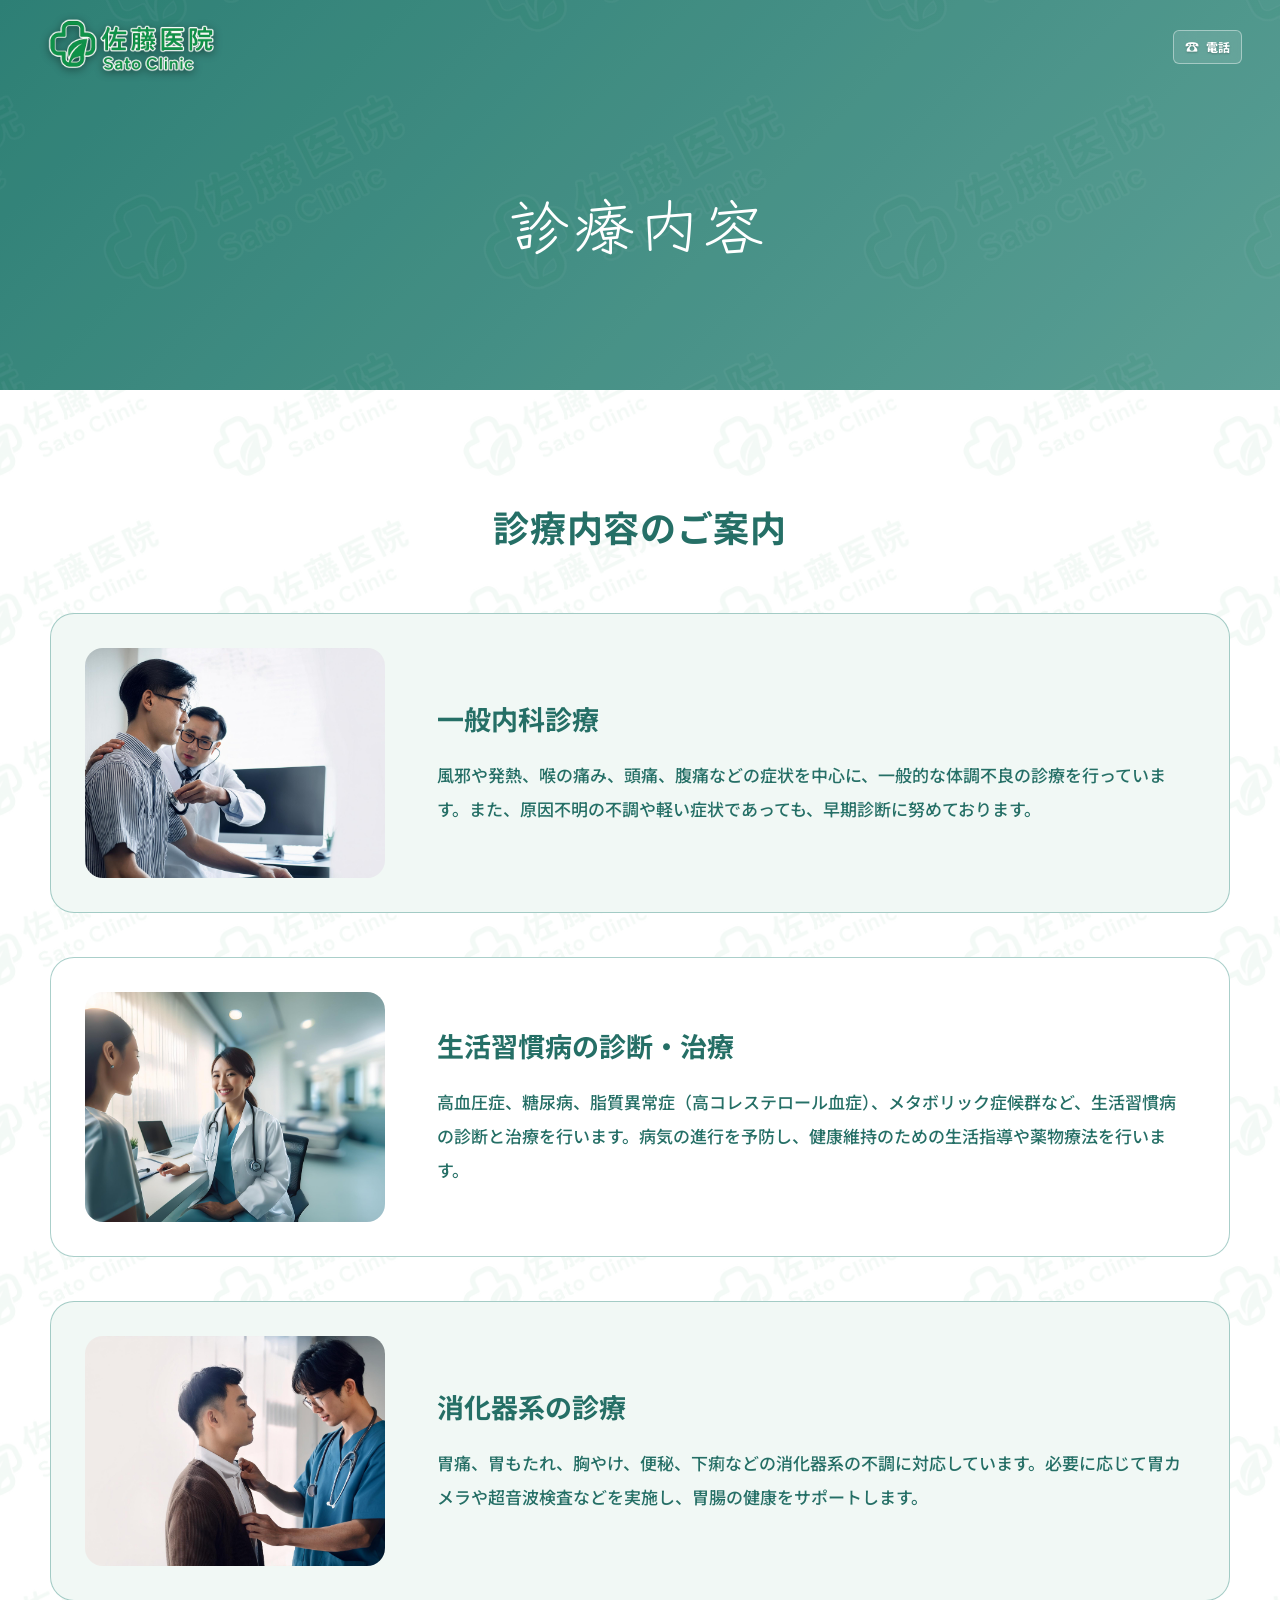
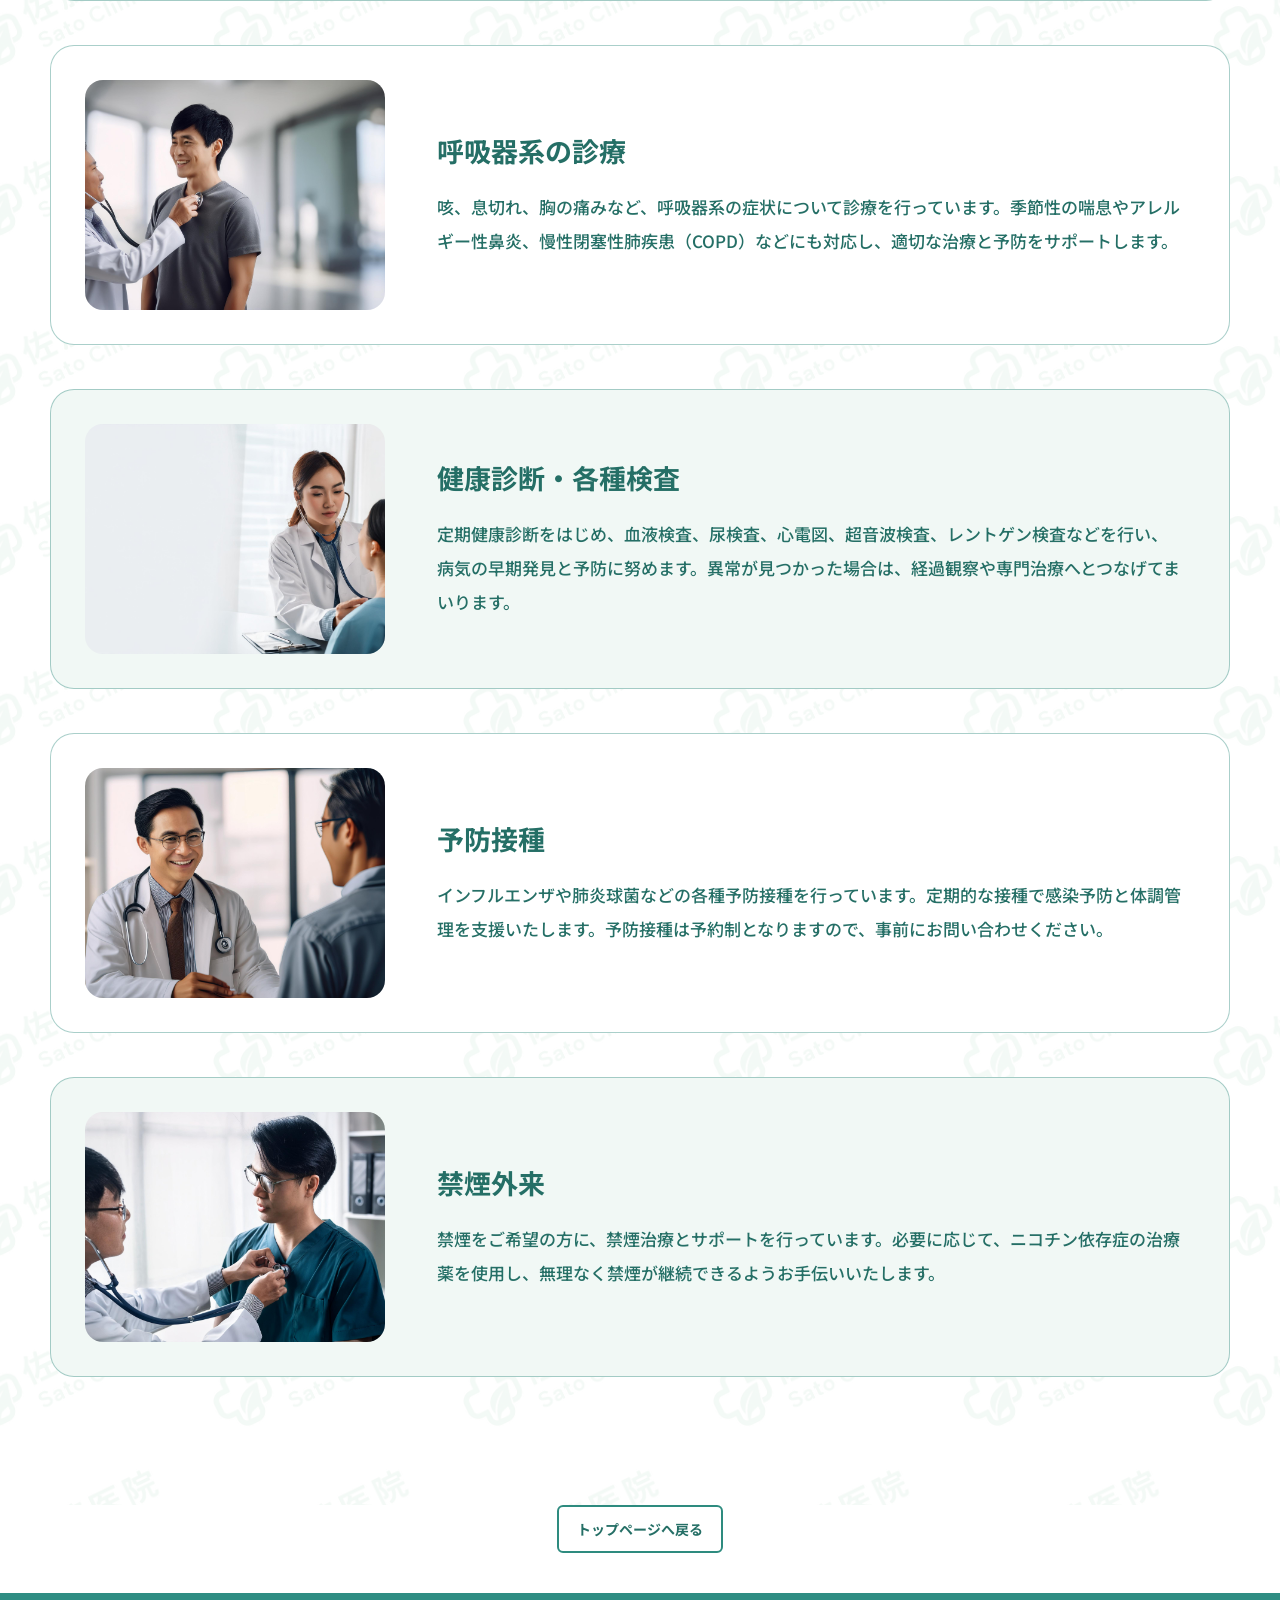
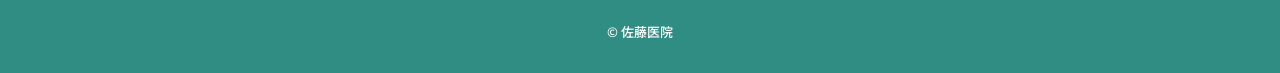
<file: medical.html>
<!DOCTYPE html>
<html lang="ja">
<head>
  <meta charset="UTF-8">
  <meta name="viewport" content="width=device-width, initial-scale=1.0">
  <meta name="description" content="診療内容のご案内。健康診断・各種検査、予防接種、禁煙外来についてご紹介します。">
  <title>診療内容 | 佐藤医院</title>
  <link rel="preconnect" href="https://fonts.googleapis.com">
  <link rel="preconnect" href="https://fonts.gstatic.com" crossorigin>
  <link href="https://fonts.googleapis.com/css2?family=Noto+Sans+JP:wght@400;500;600;700&display=swap" rel="stylesheet">
  <link href="https://fonts.googleapis.com/css2?family=Zen+Kurenaido&display=swap" rel="stylesheet">
  <link rel="stylesheet" href="./css/style.css">
</head>
<body>
  <header class="site-header">
    <a class="brand" href="./index.html#top" aria-label="佐藤医院 トップへ">
      <img src="./assets/Logo/logo.png" alt="佐藤医院 Sato Clinic">
    </a>
    <nav aria-label="メインナビゲーション">
      <ul>
        <li><a href="./index.html#top">トップ</a></li>
        <li><a href="./news.html">お知らせ</a></li>
        <li><a href="./medical.html">診療内容</a></li>
        <li><a href="./about.html">当院について</a></li>
        <li><a href="./about.html#staff">スタッフ紹介</a></li>
        <li><a href="./access.html">所在地</a></li>
        <li><a href="./faq.html">よくあるご質問</a></li>
      </ul>
    </nav>
    <button class="menu-toggle" type="button" aria-expanded="false">
      <span></span><span></span><span></span>
      <span class="sr-only">Menu</span>
    </button>
    <div class="header-actions">
      <a class="header-hours" href="./access.html#hours" aria-label="診療時間へ">
        <span class="header-action-label">診療時間</span>
        <span class="header-action-detail">午前 9:00〜12:00<br>午後 13:00〜18:00</span>
      </a>
      <a class="header-phone" href="tel:00-0000-0000">
        <span class="header-action-label">電話</span>
        <strong>00-0000-0000</strong>
      </a>
    </div>
  </header>

  <main>
    <section class="subpage-hero" aria-labelledby="medical-detail-title">
      <div class="subpage-hero-shade"></div>
      <h1 id="medical-detail-title">診療内容</h1>
    </section>

    <div class="patterned-content">
      <section class="medical-detail section-block" aria-labelledby="medical-detail-heading">
        <div class="content wide">
          <h2 id="medical-detail-heading">診療内容のご案内</h2>
          <div class="mobile-switcher" aria-label="診療内容の切り替え">
            <button type="button" data-step="-1" aria-label="前の診療内容">‹</button>
            <span class="mobile-switcher-status" aria-live="polite">● ○ ○ ○ ○ ○ ○</span>
            <button type="button" data-step="1" aria-label="次の診療内容">›</button>
          </div>
          <div class="medical-detail-list medical-carousel">
            <div class="carousel-track">
            <article class="medical-detail-card" id="medical-1">
              <img src="./assets/Medical_Image/medical_5.jpg" alt="一般内科の診療風景" loading="lazy">
              <div class="medical-detail-card-body">
                <h3>一般内科診療</h3>
                <p>風邪や発熱、喉の痛み、頭痛、腹痛などの症状を中心に、一般的な体調不良の診療を行っています。また、原因不明の不調や軽い症状であっても、早期診断に努めております。</p>
              </div>
            </article>
            <article class="medical-detail-card" id="medical-2">
              <img src="./assets/Medical_Image/medical_4.jpg" alt="生活習慣病について相談する患者様" loading="lazy">
              <div class="medical-detail-card-body">
                <h3>生活習慣病の診断・治療</h3>
                <p>高血圧症、糖尿病、脂質異常症（高コレステロール血症）、メタボリック症候群など、生活習慣病の診断と治療を行います。病気の進行を予防し、健康維持のための生活指導や薬物療法を行います。</p>
              </div>
            </article>
            <article class="medical-detail-card" id="medical-3">
              <img src="./assets/Medical_Image/medical_6.jpg" alt="消化器系の診療風景" loading="lazy">
              <div class="medical-detail-card-body">
                <h3>消化器系の診療</h3>
                <p>胃痛、胃もたれ、胸やけ、便秘、下痢などの消化器系の不調に対応しています。必要に応じて胃カメラや超音波検査などを実施し、胃腸の健康をサポートします。</p>
              </div>
            </article>
            <article class="medical-detail-card" id="medical-4">
              <img src="./assets/Medical_Image/medical_10.jpg" alt="呼吸器系の診察を受ける患者様" loading="lazy">
              <div class="medical-detail-card-body">
                <h3>呼吸器系の診療</h3>
                <p>咳、息切れ、胸の痛みなど、呼吸器系の症状について診療を行っています。季節性の喘息やアレルギー性鼻炎、慢性閉塞性肺疾患（COPD）などにも対応し、適切な治療と予防をサポートします。</p>
              </div>
            </article>
            <article class="medical-detail-card" id="medical-5">
              <img src="./assets/Medical_Image/medical_7.jpg" alt="健康診断・各種検査">
              <div class="medical-detail-card-body">
                <h3>健康診断・各種検査</h3>
                <p>定期健康診断をはじめ、血液検査、尿検査、心電図、超音波検査、レントゲン検査などを行い、病気の早期発見と予防に努めます。異常が見つかった場合は、経過観察や専門治療へとつなげてまいります。</p>
              </div>
            </article>
            <article class="medical-detail-card" id="medical-6">
              <img src="./assets/Medical_Image/medical_8.jpg" alt="予防接種">
              <div class="medical-detail-card-body">
                <h3>予防接種</h3>
                <p>インフルエンザや肺炎球菌などの各種予防接種を行っています。定期的な接種で感染予防と体調管理を支援いたします。予防接種は予約制となりますので、事前にお問い合わせください。</p>
              </div>
            </article>
            <article class="medical-detail-card" id="medical-7">
              <img src="./assets/Medical_Image/medical_11.jpg" alt="禁煙外来">
              <div class="medical-detail-card-body">
                <h3>禁煙外来</h3>
                <p>禁煙をご希望の方に、禁煙治療とサポートを行っています。必要に応じて、ニコチン依存症の治療薬を使用し、無理なく禁煙が継続できるようお手伝いいたします。</p>
              </div>
            </article>
            </div>
          </div>
        </div>
      </section>
    </div>
  </main>

  <div class="back-to-top"><a class="outline-button" href="./index.html#top">トップページへ戻る</a></div>
  <footer class="site-footer"><small>© 佐藤医院</small></footer>
  <script src="./js/script.js" defer></script>
</body>
</html>
</file>
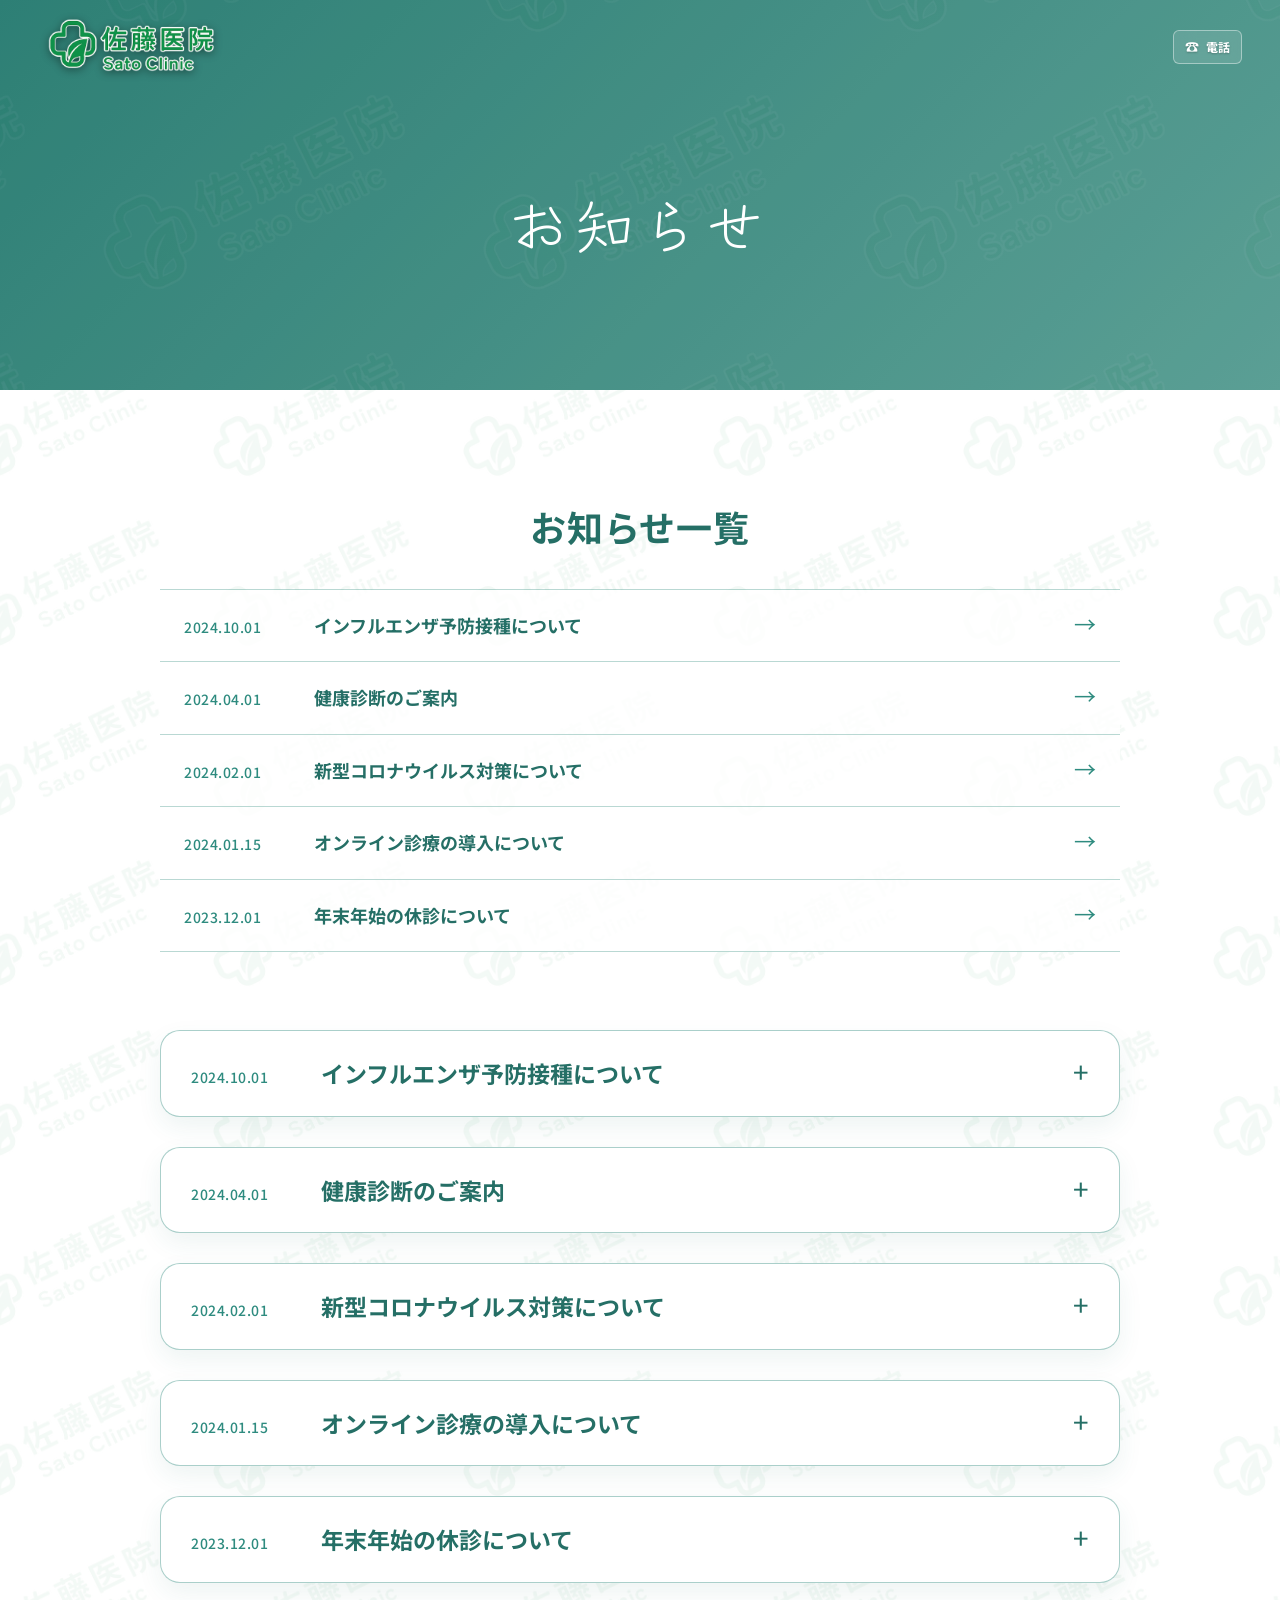
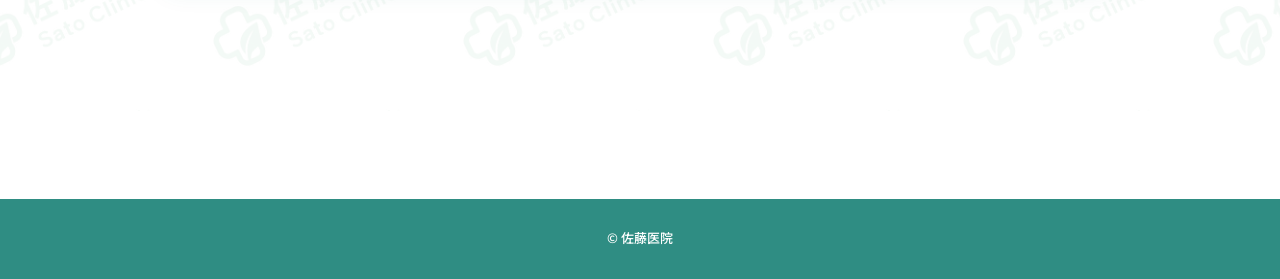
<file: news.html>
<!DOCTYPE html>
<html lang="ja">
<head>
  <meta charset="UTF-8">
  <meta name="viewport" content="width=device-width, initial-scale=1.0">
  <meta name="description" content="佐藤医院からのお知らせをご案内します。">
  <title>お知らせ | 佐藤医院</title>
  <link rel="preconnect" href="https://fonts.googleapis.com">
  <link rel="preconnect" href="https://fonts.gstatic.com" crossorigin>
  <link href="https://fonts.googleapis.com/css2?family=Noto+Sans+JP:wght@400;500;600;700&display=swap" rel="stylesheet">
  <link href="https://fonts.googleapis.com/css2?family=Zen+Kurenaido&display=swap" rel="stylesheet">
  <link rel="stylesheet" href="./css/style.css">
</head>
<body>
  <header class="site-header">
    <a class="brand" href="./index.html#top" aria-label="佐藤医院 トップへ">
      <img src="./assets/Logo/logo.png" alt="佐藤医院 Sato Clinic">
    </a>
    <nav aria-label="メインナビゲーション">
      <ul>
        <li><a href="./index.html#top">トップ</a></li>
        <li><a href="./news.html">お知らせ</a></li>
        <li><a href="./medical.html">診療内容</a></li>
        <li><a href="./about.html">当院について</a></li>
        <li><a href="./about.html#staff">スタッフ紹介</a></li>
        <li><a href="./access.html">所在地</a></li>
        <li><a href="./faq.html">よくあるご質問</a></li>
      </ul>
    </nav>
    <button class="menu-toggle" type="button" aria-expanded="false">
      <span></span><span></span><span></span>
      <span class="sr-only">Menu</span>
    </button>
    <div class="header-actions">
      <a class="header-hours" href="./access.html#hours" aria-label="診療時間へ">
        <span class="header-action-label">診療時間</span>
        <span class="header-action-detail">午前 9:00〜12:00<br>午後 13:00〜18:00</span>
      </a>
      <a class="header-phone" href="tel:00-0000-0000">
        <span class="header-action-label">電話</span>
        <strong>00-0000-0000</strong>
      </a>
    </div>
  </header>

  <main>
    <section class="subpage-hero" aria-labelledby="news-page-title">
      <div class="subpage-hero-shade"></div>
      <h1 id="news-page-title">お知らせ</h1>
    </section>

    <div class="patterned-content">
      <section class="news-detail section-block" aria-labelledby="news-list-title">
        <div class="content medium">
          <h2 id="news-list-title">お知らせ一覧</h2>
          <nav class="news-detail-list" aria-label="お知らせ一覧">
            <a href="#news-influenza"><time datetime="2024-10-01">2024.10.01</time><span>インフルエンザ予防接種について</span></a>
            <a href="#news-checkup"><time datetime="2024-04-01">2024.04.01</time><span>健康診断のご案内</span></a>
            <a href="#news-covid"><time datetime="2024-02-01">2024.02.01</time><span>新型コロナウイルス対策について</span></a>
            <a href="#news-online"><time datetime="2024-01-15">2024.01.15</time><span>オンライン診療の導入について</span></a>
            <a href="#news-holiday"><time datetime="2023-12-01">2023.12.01</time><span>年末年始の休診について</span></a>
          </nav>

          <div class="news-mobile-controls" aria-label="お知らせ記事の切り替え">
            <button type="button" data-news-mobile-prev>前へ</button>
            <span data-news-mobile-status>1 / 5</span>
            <button type="button" data-news-mobile-next>次へ</button>
          </div>

          <div class="news-articles">
            <details open class="news-article" id="news-influenza">
              <summary><time datetime="2024-10-01">2024.10.01</time><h3>インフルエンザ予防接種について</h3></summary>
              <p>今年もインフルエンザの予防接種を開始いたしました。予約制となっておりますので、お電話または受付にてご予約をお願いいたします。例年、予約が集中しやすいため、早めのご予約をおすすめいたします。</p>
            </details>
            <details open class="news-article" id="news-checkup">
              <summary><time datetime="2024-04-01">2024.04.01</time><h3>健康診断のご案内</h3></summary>
              <p>今年も健康診断を実施しております。定期的な健康チェックは、病気の早期発見・予防にとても重要です。各種健康診断メニューをご用意しておりますので、ご希望の方はお電話にてお申し込みください。</p>
            </details>
            <details open class="news-article" id="news-covid">
              <summary><time datetime="2024-02-01">2024.02.01</time><h3>新型コロナウイルス対策について</h3></summary>
              <p>当院では引き続き、新型コロナウイルス感染症対策を徹底しております。ご来院の際には、マスクの着用、手指消毒にご協力をお願いいたします。また、発熱や風邪症状のある方は、事前にお電話でご相談いただけるとスムーズにご案内が可能です。</p>
            </details>
            <details open class="news-article" id="news-online">
              <summary><time datetime="2024-01-15">2024.01.15</time><h3>オンライン診療の導入について</h3></summary>
              <p>2024年より、オンライン診療を一部導入いたしました。通院が難しい方や、遠方にお住まいの方にご利用いただけます。ご希望の方は、当院スタッフまでお問い合わせください。</p>
            </details>
            <details open class="news-article" id="news-holiday">
              <summary><time datetime="2023-12-01">2023.12.01</time><h3>年末年始の休診について</h3></summary>
              <p>年末年始の休診日は、12月29日（金）〜1月4日（木）となります。年始は1月5日（金）より通常診療を再開いたします。皆様にはご不便をおかけしますが、何卒ご了承くださいますようお願いいたします。</p>
            </details>
          </div>
          <nav class="news-pagination" aria-label="お知らせページ" hidden>
            <button type="button" data-news-prev>前へ</button>
            <span class="news-page-numbers" data-news-pages></span>
            <button type="button" data-news-next>次へ</button>
          </nav>
        </div>
      </section>
    </div>
  </main>

  <div class="back-to-top"><a class="outline-button" href="./index.html#top">トップページへ戻る</a></div>
  <footer class="site-footer"><small>© 佐藤医院</small></footer>
  <script src="./js/script.js" defer></script>
</body>
</html>
</file>
<file: css/style.css>
@charset "UTF-8";

:root {
  --paper: #fff;
  --section-tint: #f1f8f5;
  --green: #256f66;
  --green-bright: #2e8b7f;
  --line: #65a89e;
}

* { box-sizing: border-box; }

html {
  scroll-behavior: smooth;
}

body {
  margin: 0;
  color: var(--green);
  background: var(--paper);
  font-family: "Noto Sans JP", "Yu Gothic", YuGothic, Meiryo, sans-serif;
  font-size: 17px;
  font-weight: 500;
  line-height: 1.75;
}

img {
  display: block;
  max-width: 100%;
}

a {
  color: inherit;
  text-decoration: none;
}

h1, h2, h3, p, ul {
  margin-top: 0;
}

h2 {
  margin-bottom: 55px;
  font-size: 36px;
  line-height: 1.35;
  letter-spacing: .02em;
  text-align: center;
}

h3 {
  margin-bottom: 24px;
  font-size: 28px;
  line-height: 1.45;
}

.content {
  position: relative;
  z-index: 1;
  margin: 0 auto;
}

.content.wide,
.content.medium,
.content.narrow {
  width: calc(100% - 48px);
}

.content.wide { max-width: 1180px; }
.content.medium { max-width: 960px; }
.content.narrow { max-width: 1110px; }

.site-header {
  position: absolute;
  z-index: 10;
  top: 0;
  left: 0;
  display: flex;
  align-items: center;
  justify-content: space-between;
  width: 100%;
  padding: 20px 38px 18px 42px;
  color: #fff;
}

.brand img {
  width: 190px;
  filter: drop-shadow(0 2px 4px rgba(0, 0, 0, .40));
}

.site-header nav ul {
  display: flex;
  gap: 48px;
  margin: 0;
  padding: 0;
  list-style: none;
}

.site-header nav a {
  font-size: 18px;
  font-weight: 700;
  text-shadow: 0 1px 2px rgba(0, 0, 0, .72), 0 2px 6px rgba(0, 0, 0, .34);
}

.site-header nav a:hover,
.site-header nav a:focus-visible {
  color: #f1f8f5;
}

.header-actions {
  display: flex;
  align-items: center;
  gap: 10px;
  margin-left: 24px;
}

.header-hours,
.header-phone {
  display: flex;
  align-items: center;
  min-height: 42px;
  border: 1px solid rgba(255, 255, 255, .42);
  border-radius: 6px;
  line-height: 1.25;
  text-shadow: 0 1px 2px rgba(0, 0, 0, .25);
  -webkit-backdrop-filter: blur(10px);
  backdrop-filter: blur(10px);
}

.header-hours {
  gap: 8px;
  padding: 5px 10px;
  background: rgba(255, 255, 255, .15);
  font-size: 12px;
}

.header-action-label {
  font-weight: 700;
  white-space: nowrap;
}

.header-action-detail {
  font-size: 11px;
  white-space: nowrap;
}

.header-phone {
  gap: 7px;
  padding: 8px 13px;
  background: rgba(255, 255, 255, .12);
  color: #fff;
  font-size: 13px;
}

.header-phone strong {
  font-size: 14px;
  white-space: nowrap;
}

@media (min-width: 1350px) {
  .site-header nav ul { gap: 28px; }
  .site-header nav a {
    display: inline-block;
    font-size: 16px;
    transform: scale(1);
    transform-origin: center;
    transition: transform .2s ease-out;
  }

  .site-header nav a:hover,
  .site-header nav a:focus-visible {
    transform: scale(1.05);
  }
}

@media (prefers-reduced-motion: reduce) {
  .site-header nav a { transition: none; }
}

@media (min-width: 768px) and (max-width: 1349px) {
  .site-header {
    gap: 16px;
    padding: 18px 38px 16px;
  }

  .site-header nav {
    position: absolute;
    top: 100%;
    right: 38px;
    left: auto;
    display: none;
    width: min(360px, calc(100vw - 76px));
    padding: 10px;
    border: 1px solid rgba(101, 168, 158, .42);
    border-radius: 10px;
    background: rgba(255, 255, 255, .96);
    -webkit-backdrop-filter: blur(12px);
    backdrop-filter: blur(12px);
  }

  .site-header.menu-open nav { display: block; }

  .site-header nav ul {
    display: flex;
    flex-direction: column;
    gap: 0;
    margin: 0;
    padding: 0;
    line-height: 1.4;
  }

  .site-header nav li + li { border-top: 1px solid rgba(101, 168, 158, .28); }

  .site-header nav a {
    display: block;
    padding: 10px 12px;
    color: var(--green);
    font-size: 16px;
    text-shadow: 0 1px 2px rgba(0, 0, 0, .12);
    white-space: nowrap;
  }

  .site-header nav a:hover,
  .site-header nav a:focus-visible { color: var(--green); }

  .menu-toggle {
    display: flex;
    order: 3;
    flex: 0 0 42px;
    flex-direction: column;
    gap: 4px;
    align-items: center;
    justify-content: center;
    width: 42px;
    height: 42px;
    padding: 0;
    border: 1px solid rgba(255, 255, 255, .42);
    border-radius: 6px;
    background: rgba(255, 255, 255, .15);
    -webkit-backdrop-filter: blur(10px);
    backdrop-filter: blur(10px);
  }

  .menu-toggle span:not(.sr-only) {
    display: block;
    width: 20px;
    height: 2px;
    background: #fff;
  }

  .menu-toggle:focus-visible { outline: 2px solid #fff; outline-offset: 2px; }

  .site-header.menu-open .menu-toggle span:nth-child(1) { transform: translateY(6px) rotate(45deg); }
  .site-header.menu-open .menu-toggle span:nth-child(2) { opacity: 0; }
  .site-header.menu-open .menu-toggle span:nth-child(3) { transform: translateY(-6px) rotate(-45deg); }

  .header-actions {
    order: 2;
    gap: 8px;
    margin: 0;
  }

  .header-hours { display: none; }

  .header-phone {
    min-height: 34px;
    padding: 6px 11px;
    font-size: 12px;
  }

  .header-phone::before {
    content: "☎";
    font-size: 14px;
  }

  .header-action-detail,
  .header-phone strong { display: none; }
}

.header-hours:hover,
.header-hours:focus-visible {
  background: rgba(255, 255, 255, .22);
}

.header-phone:hover,
.header-phone:focus-visible {
  background: rgba(28, 132, 118, .24);
}

.menu-toggle,
.sr-only {
  display: none;
}

.hero {
  position: relative;
  height: 824px;
  overflow: hidden;
}

.hero > img {
  width: 100%;
  height: 100%;
  object-fit: cover;
}

@media (min-width: 768px) {
  .hero { height: 750px; }
  .hero > img { object-position: center top; }
}

.hero-shade {
  position: absolute;
  inset: 0;
  background: transparent;
}

.hero h1 {
  position: absolute;
  z-index: 1;
  top: 43%;
  left: 0;
  width: 100%;
  margin: 0;
  color: #fff;
  font-family: "Zen Kurenaido", sans-serif;
  font-size: 66px;
  font-weight: 400;
  letter-spacing: .11em;
  text-align: center;
  text-shadow: 0 1px 2px rgba(0, 0, 0, .58),
    0 2px 5px rgba(0, 0, 0, .32),
    0 0 10px rgba(0, 0, 0, .22);
}

.patterned-content {
  position: relative;
  isolation: isolate;
  overflow: hidden;
  background-color: var(--paper);
}

.patterned-content::before {
  position: absolute;
  z-index: -1;
  inset: -80px;
  content: "";
  background-image: url("../assets/Logo/logo 3.png");
  background-position: 20px 20px;
  background-size: 250px 170px;
  opacity: .10;
  pointer-events: none;
}

.section-block { position: relative; }

.subpage-hero {
  position: relative;
  display: flex;
  min-height: 390px;
  flex-direction: column;
  align-items: center;
  justify-content: center;
  padding: 130px 24px 70px;
  overflow: hidden;
  color: #fff;
  background: linear-gradient(135deg, #2f8278 0%, #65a89e 100%);
  text-align: center;
}

.subpage-hero::before {
  position: absolute;
  inset: -30px;
  content: "";
  background: url("../assets/Logo/logo 3.png") center / 380px auto repeat;
  opacity: .10;
}

.subpage-hero-shade {
  position: absolute;
  inset: 0;
  background: rgba(37, 111, 102, .16);
}

.subpage-hero h1,
.subpage-hero p { position: relative; z-index: 1; }

.subpage-hero h1 {
  margin: 0;
  font-family: "Zen Kurenaido", sans-serif;
  font-size: 58px;
  font-weight: 400;
  letter-spacing: .12em;
  line-height: 1.3;
}

.subpage-hero p {
  margin: 18px 0 0;
  font-size: 17px;
  font-weight: 600;
  letter-spacing: .08em;
}

.medical-detail { padding: 112px 0 128px; }

.medical-detail h2 { margin-bottom: 62px; }

.medical-detail-list {
  display: grid;
  gap: 44px;
}

.medical-detail-list.medical-carousel { display: grid; }
.medical-detail-list.medical-carousel .carousel-track { display: contents; }

.medical-detail-card {
  display: grid;
  grid-template-columns: 300px minmax(0, 1fr);
  gap: 52px;
  align-items: center;
  padding: 34px 46px 34px 34px;
  border: 1px solid rgba(101, 168, 158, .55);
  border-radius: 24px;
  background: rgba(255, 255, 255, .94);
}

.medical-detail-card:nth-child(even) { background: var(--section-tint); }

.medical-detail-card > img {
  width: 300px;
  height: 230px;
  border-radius: 18px;
  object-fit: cover;
}

.medical-detail-card-body { position: relative; }

.medical-detail-number {
  margin: 0 0 4px;
  color: var(--green-bright);
  font-family: "Zen Kurenaido", sans-serif;
  font-size: 30px;
  line-height: 1;
}

.medical-detail-card h3 {
  margin-bottom: 20px;
  font-size: 27px;
}

.medical-detail-card-body > p:last-child {
  margin-bottom: 0;
  font-size: 17px;
  line-height: 2;
}

.about-detail { padding: 112px 0 128px; }

.about-detail-intro {
  display: grid;
  grid-template-columns: 390px minmax(0, 1fr);
  gap: 72px;
  align-items: center;
  margin-bottom: 72px;
  padding: 42px;
  border: 1px solid rgba(101, 168, 158, .55);
  border-radius: 28px;
  background: rgba(255, 255, 255, .95);
}

.about-detail-intro img {
  width: 390px;
  height: 330px;
  border-radius: 20px;
  object-fit: cover;
}

.about-detail h2 {
  margin-bottom: 26px;
  font-size: 31px;
  text-align: left;
}

.about-detail-intro h2 { margin-bottom: 22px; }

.about-detail p {
  margin-bottom: 0;
  font-size: 17px;
  line-height: 2;
}

.about-detail-sections {
  display: grid;
  gap: 0;
}

.about-detail-section {
  padding: 58px 0;
  border-bottom: 1px solid rgba(101, 168, 158, .42);
}

.about-detail-section:first-child { padding-top: 0; }

.about-detail-section-media {
  display: grid;
  grid-template-columns: 320px minmax(0, 1fr);
  gap: 58px;
  align-items: center;
}

.about-detail-section-media img {
  width: 320px;
  height: 240px;
  border-radius: 20px;
  object-fit: cover;
}

.about-detail-subcopy {
  display: grid;
  gap: 12px;
  margin-top: 26px;
  padding: 22px 26px;
  border-radius: 14px;
  background: var(--section-tint);
}

.about-detail-subcopy p { font-size: 16px; }

.about-policy-list {
  display: grid;
  grid-template-columns: repeat(2, minmax(0, 1fr));
  gap: 18px;
  margin: 38px 0 0;
  padding: 0;
  list-style: none;
  counter-reset: policy;
}

.about-policy-list li {
  position: relative;
  min-height: 142px;
  padding: 25px 26px 22px 72px;
  border: 1px solid rgba(101, 168, 158, .45);
  border-radius: 16px;
  background: #fff;
  counter-increment: policy;
}

.about-policy-list li::before {
  position: absolute;
  top: 24px;
  left: 25px;
  display: grid;
  width: 31px;
  height: 31px;
  place-items: center;
  border-radius: 50%;
  color: #fff;
  background: var(--green-bright);
  content: counter(policy);
  font-size: 15px;
  font-weight: 700;
}

.about-policy-list h3 {
  margin-bottom: 10px;
  font-size: 19px;
}

.about-policy-list p { font-size: 15px; line-height: 1.75; }

.about-detail-staff { padding-top: 86px; }

.about-detail-staff > h2 { text-align: center; }

.about-staff-grid {
  display: grid;
  grid-template-columns: repeat(2, minmax(0, 1fr));
  gap: 28px;
}

.about-staff-grid .carousel-track { display: contents; }

.about-detail-staff .about-staff-grid.staff-carousel { display: grid; }

.about-staff-card {
  display: grid;
  grid-template-columns: 150px minmax(0, 1fr);
  gap: 25px;
  align-items: center;
  padding: 22px;
  border: 1px solid rgba(101, 168, 158, .55);
  border-radius: 20px;
  background: #fff;
}

.about-staff-card:hover,
.about-staff-card:focus-visible {
  border-color: var(--green-bright);
  background: var(--section-tint);
}

.about-staff-card img {
  width: 150px;
  height: 150px;
  border-radius: 16px;
  object-fit: cover;
}

.about-staff-card img[src*="sato_taro.jpg"] { object-position: 75% center; }
.about-staff-card img[src*="suzuki_mari.jpg"] { object-position: right center; }
.about-staff-card img[src*="takahashi_yumi.jpg"] { object-position: 35% center; }
.about-staff-card img[src*="yamamoto_hana.jpg"] { object-position: left center; }

.about-staff-card h3 { margin: 0; font-size: 20px; }

.about-staff-card ul {
  margin: 16px 0 0;
  padding-left: 1.25em;
  font-size: 15px;
  line-height: 1.8;
}

.faq-detail { padding: 112px 0 128px; }

.faq-detail > .content > h2 { margin-bottom: 26px; }

.faq-intro {
  margin: 0 0 72px;
  font-size: 17px;
  line-height: 2;
  text-align: center;
}

.faq-category { margin-bottom: 64px; }

.faq-category > h3 {
  margin-bottom: 22px;
  padding-bottom: 14px;
  border-bottom: 2px solid var(--line);
  color: var(--green);
  font-size: 25px;
}

.faq-category details {
  margin-bottom: 14px;
  border: 1px solid rgba(101, 168, 158, .55);
  border-radius: 14px;
  background: #fff;
  overflow: hidden;
}

.faq-category summary {
  display: flex;
  align-items: center;
  justify-content: space-between;
  gap: 20px;
  min-height: 70px;
  padding: 18px 24px;
  color: var(--green);
  cursor: pointer;
  font-size: 17px;
  font-weight: 700;
  line-height: 1.6;
  list-style: none;
}

.faq-category summary::-webkit-details-marker { display: none; }

.faq-category summary::after {
  flex: 0 0 auto;
  color: var(--green-bright);
  content: "+";
  font-size: 27px;
  font-weight: 400;
  line-height: 1;
}

.faq-category details[open] summary { background: var(--section-tint); }

.faq-category details[open] summary::after { content: "−"; }

.faq-answer {
  padding: 22px 24px 25px;
  border-top: 1px solid rgba(101, 168, 158, .28);
  background: rgba(255, 255, 255, .92);
}

.faq-answer p {
  margin: 0;
  font-size: 16px;
  line-height: 2;
}

.faq-closing {
  margin: 8px 0 0;
  padding: 28px 30px;
  border-radius: 14px;
  background: var(--section-tint);
  font-size: 17px;
  line-height: 2;
  text-align: center;
}

.faq-link-section {
  padding: 54px 0 58px;
  background: var(--paper);
}

.faq-link-card {
  display: flex;
  align-items: center;
  gap: 24px;
  padding: 24px 30px;
  border: 1px solid rgba(101, 168, 158, .55);
  border-radius: 20px;
  background: var(--section-tint);
  box-shadow: 0 10px 24px rgba(37, 111, 102, .10);
}

.faq-link-icon {
  display: grid;
  flex: 0 0 48px;
  width: 48px;
  height: 48px;
  place-items: center;
  border: 2px solid var(--green-bright);
  border-radius: 50%;
  color: var(--green);
  background: #fff;
  font-size: 25px;
  font-weight: 700;
}

.faq-link-copy { flex: 1 1 auto; min-width: 0; }

.faq-link-copy h2 {
  margin: 0 0 4px;
  font-size: 25px;
  text-align: left;
}

.faq-link-copy p {
  margin: 0;
  font-size: 15px;
  line-height: 1.6;
}

.faq-link-card .outline-button {
  flex: 0 0 auto;
  white-space: nowrap;
}

.news-detail { padding: 112px 0 128px; }

.news-detail > .content > h2 { margin-bottom: 38px; }

.news-detail-list {
  display: grid;
  gap: 0;
  margin-bottom: 78px;
  border-top: 1px solid rgba(101, 168, 158, .45);
}

.news-detail-list a {
  display: grid;
  grid-template-columns: 112px minmax(0, 1fr) auto;
  align-items: baseline;
  gap: 18px;
  padding: 20px 24px;
  border-bottom: 1px solid rgba(101, 168, 158, .45);
  color: var(--green);
  background: rgba(255, 255, 255, .84);
  font-size: 18px;
  font-weight: 700;
}

.news-detail-list time,
.news-list time,
.news-article summary time {
  color: var(--green-bright);
  font-size: 14px;
  font-weight: 500;
  letter-spacing: .04em;
  white-space: nowrap;
}

.news-detail-list a::after {
  float: right;
  color: var(--green-bright);
  content: "→";
  font-size: 22px;
  font-weight: 400;
  line-height: 1.2;
}

.news-detail-list a:hover,
.news-detail-list a:focus-visible {
  background: var(--section-tint);
}

.news-articles { display: grid; gap: 30px; }

.news-article {
  scroll-margin-top: 120px;
  padding: 0;
  border: 1px solid rgba(101, 168, 158, .55);
  border-radius: 20px;
  background: #fff;
  box-shadow: 0 10px 24px rgba(37, 111, 102, .08);
}

.news-article summary {
  display: grid;
  grid-template-columns: 112px minmax(0, 1fr) auto;
  align-items: baseline;
  gap: 18px;
  padding: 25px 30px;
  cursor: pointer;
  list-style: none;
}

.news-article summary::-webkit-details-marker { display: none; }

.news-article summary::after {
  color: var(--green);
  content: "+";
  font-size: 28px;
  font-weight: 400;
  line-height: 1;
}

.news-article[open] summary::after { content: "−"; }

.news-article summary h3 {
  margin: 0;
  padding: 0;
  border: 0;
  font-size: 23px;
  line-height: 1.5;
}

.news-article p {
  margin: 0 30px;
  padding: 24px 0 30px;
  border-top: 1px solid var(--line);
  font-size: 17px;
  line-height: 2;
}

.news-article[hidden] { display: none; }

.news-pagination {
  display: flex;
  align-items: center;
  justify-content: center;
  gap: 10px;
  margin-top: 48px;
}

.news-pagination[hidden] { display: none; }

.news-pagination button {
  min-width: 42px;
  min-height: 42px;
  padding: 8px 12px;
  border: 1px solid var(--green);
  border-radius: 999px;
  color: var(--green);
  background: #fff;
  font: inherit;
  cursor: pointer;
}

.news-pagination button:hover,
.news-pagination button:focus-visible,
.news-pagination button.is-current {
  color: #fff;
  background: var(--green);
}

.news-pagination button:disabled {
  opacity: .4;
  cursor: not-allowed;
}

.news-mobile-controls { display: none; }

.news-page-numbers {
  display: flex;
  gap: 8px;
}

.hours {
  padding: 144px 0 96px;
}

.hours h2 {
  margin-bottom: 28px;
  font-size: 25px;
}

.hours-table {
  width: 100%;
  border: 1px solid rgba(101, 168, 158, .35);
  border-radius: 14px;
  border-collapse: separate;
  border-spacing: 0;
  overflow: hidden;
  table-layout: fixed;
  font-size: 16px;
  background: #fff;
}

.hours-table th,
.hours-table td {
  height: 51px;
  padding: 12px 10px;
  border: 0;
  border-bottom: 1px solid rgba(101, 168, 158, .32);
  text-align: center;
}

.hours-table thead th {
  background: var(--section-tint);
  color: var(--green);
  font-weight: 600;
}

.hours-table tbody tr:last-child th,
.hours-table tbody tr:last-child td {
  border-bottom: 0;
}

.hours-table tr > :first-child { width: 190px; }
.hours-table tbody th {
  font-weight: 600;
  white-space: nowrap;
}

.hours-time span + span { margin-left: 10px; }
.hours-table td { font-size: 21px; }
.hours-table td.is-open { color: var(--green); font-weight: 700; }
.hours-table td.is-closed { color: #9aa8a5; }

.hours-notes {
  margin-top: 35px;
  font-size: 17px;
  line-height: 1.55;
}

.hours-notes p { margin-bottom: 0; }
.hours-notes ul { margin-bottom: 0; padding-left: 1.25em; }

.patient-gallery {
  display: grid;
  grid-template-columns: repeat(3, 1fr);
  gap: 65px;
  margin-top: 72px;
}

.patient-gallery img {
  width: 100%;
  height: 240px;
  border-radius: 29px;
  object-fit: cover;
}

.patient-carousel-track { display: contents; }

.news {
  padding: 88px 0 112px;
  background: var(--section-tint);
}

.news-layout {
  display: grid;
  grid-template-columns: 380px 1fr;
  gap: 110px;
  align-items: center;
}

.news-photo {
  width: 380px;
  height: 570px;
  border-radius: 26px;
  object-fit: cover;
}

.news-body h2 {
  margin-bottom: 45px;
  text-align: left;
}

.news-list {
  margin: 0;
  padding: 0;
  list-style: none;
}

.news-list li { border-bottom: 1.5px solid var(--line); }
.news-list a {
  display: flex;
  align-items: baseline;
  gap: 18px;
  padding: 22px 0 17px;
  font-size: 22px;
  font-weight: 700;
}

.news-list a:hover,
.news-list a:focus-visible { padding-left: 10px; }

.outline-button {
  display: inline-flex;
  align-items: center;
  justify-content: center;
  min-width: 112px;
  min-height: 48px;
  padding: 12px 18px;
  border: 2px solid var(--green-bright);
  border-radius: 6px;
  background: rgba(255, 255, 255, .58);
  -webkit-backdrop-filter: blur(10px);
  backdrop-filter: blur(10px);
  font-size: 14px;
  font-weight: 700;
  line-height: 1.3;
  text-align: center;
}

.outline-button:hover,
.outline-button:focus,
.outline-button:focus-visible,
.outline-button:active {
  border-color: var(--green-bright);
  background: rgba(46, 139, 127, .20);
  color: var(--green);
}

.news-button {
  float: right;
  margin-top: 25px;
}

.greeting { padding: 88px 0 120px; }

.greeting-card {
  min-height: 745px;
  overflow: hidden;
  border: 2px solid var(--line);
  border-radius: 38px;
  background-image: linear-gradient(90deg, rgba(255, 255, 255, .98) 0%, rgba(255, 255, 255, .95) 48%, rgba(255, 255, 255, 0) 58%), url("../assets/Doctor_Image/firstView.jpg");
  background-position: center, center;
  background-size: cover;
}

.greeting-copy {
  width: 52%;
  padding: 76px 20px 52px 56px;
}

.greeting-copy h2 {
  margin-bottom: 40px;
  text-align: left;
}

.greeting-copy p {
  margin-bottom: 27px;
  font-size: 16px;
  font-weight: 600;
  line-height: 1.7;
  text-shadow: 0 1px 2px rgba(0, 0, 0, .12);
}

.greeting-copy .signature {
  margin-top: 38px;
  padding-right: 40px;
  text-align: right;
}

.greeting-photo { display: none; }

.medical { padding: 96px 0 120px; }
.medical > .content > h2 { margin-bottom: 64px; }

.medical-intro {
  max-width: 760px;
  margin: -34px auto 42px;
  font-size: 17px;
  line-height: 1.9;
  text-align: center;
}

.news-list a span { min-width: 0; }

.medical-row,
.staff-row {
  display: grid;
  grid-template-columns: 340px 1fr;
  gap: 110px;
  align-items: center;
  margin-bottom: 96px;
}

.medical-carousel,
.staff-carousel {
  display: contents;
}

.carousel-clone { display: none !important; }

.medical-more {
  margin-top: 28px;
  text-align: center;
}

.medical-item,
.staff-item {
  display: contents;
}

.medical-item > summary,
.staff-item > summary,
.mobile-switcher {
  display: none;
}

.medical-row.image-right,
.staff-row.image-right { grid-template-columns: 1fr 340px; }

.medical-row img,
.staff-row img {
  width: 340px;
  height: 300px;
  border-radius: 28px;
  object-fit: cover;
}

.medical-row h3 { margin-bottom: 24px; }
.medical-row p { max-width: 690px; font-size: 17px; }
.medical-row.image-right > div:first-child { padding-left: 90px; }
.medical-row.last { margin-bottom: 0; }
.medical-photo-wrap { text-align: right; }
.medical-photo-wrap .small-button { margin-top: 14px; }

.about {
  padding: 96px 0 120px;
  background: var(--section-tint);
}

.about-card {
  display: grid;
  grid-template-columns: 370px 1fr;
  gap: 82px;
  align-items: center;
  min-height: 650px;
  padding: 80px 90px;
  border: 2px solid var(--line);
  border-radius: 30px;
}

.about-card > img {
  width: 370px;
  height: 370px;
  border-radius: 27px;
  object-fit: cover;
}

.about-copy h2 { text-align: left; }
.about-copy p { margin-bottom: 56px; font-size: 17px; }
.about-copy .outline-button { float: right; margin-right: 65px; }

.staff { padding: 96px 0 104px; }
.staff h2 { margin-bottom: 44px; }

.staff-intro {
  margin: 0 auto 68px;
  font-size: 17px;
  text-align: center;
}

.staff-intro-break { display: block; }

.staff-row {
  margin-bottom: 88px;
}

.staff-row img {
  height: 330px;
}

.staff-row img[src*="sato_taro.jpg"] { object-position: 75% center; }
.staff-row img[src*="suzuki_mari.jpg"] { object-position: right center; }
.staff-row img[src*="takahashi_yumi.jpg"] { object-position: 35% center; }
.staff-row img[src*="yamamoto_hana.jpg"] { object-position: left center; }

.staff-row h3 { margin-bottom: 22px; }
.staff-row ul { padding-left: 1.35em; font-size: 16px; }
.staff-row.image-right > div:first-child { padding-left: 90px; }
.staff-row.last { margin-bottom: 0; }

.staff-carousel .staff-row { margin-bottom: 24px; }

.staff-carousel .staff-row p {
  margin: 0;
  overflow: hidden;
  font-size: 15px;
  line-height: 1.6;
  text-overflow: ellipsis;
  white-space: nowrap;
}

.staff-more {
  display: flex;
  align-items: center;
  justify-content: center;
  min-width: 112px;
  min-height: 42px;
  width: max-content;
  margin: 0 auto 24px;
  padding: 9px 16px;
  border: 1px solid var(--green-bright);
  border-radius: 6px;
  color: var(--green);
  background: rgba(255, 255, 255, .58);
  font-size: 14px;
  font-weight: 700;
}

.staff-more:hover,
.staff-more:focus-visible { background: var(--section-tint); }

.access {
  padding: 104px 0 120px;
  background: var(--section-tint);
}

.access-card {
  overflow: hidden;
  padding-top: 0;
  border-radius: 30px;
}

.access-card > h2 {
  margin: 0;
  padding: 46px 0 58px;
}

.access-grid {
  display: grid;
  grid-template-columns: 57% 43%;
  min-height: 500px;
}

.access-map {
  display: block;
  width: 100%;
  height: 500px;
  border: 0;
  border-radius: 0;
  box-shadow: 0 12px 28px rgba(37, 111, 102, .14);
}

.access-copy {
  display: flex;
  flex-direction: column;
  justify-content: center;
  gap: 58px;
  padding: 24px 32px 42px;
}

.access-copy h3 { margin-bottom: 18px; }
.access-copy ul { margin-bottom: 0; padding-left: 0; font-size: 16px; list-style: none; }

.hours-bottom { padding: 96px 0; }
.hours-bottom .hours-notes { margin-top: 30px; }

.departments { padding: 96px 0 104px; }
.departments h2 { margin-bottom: 72px; }

.department-list {
  margin-bottom: 72px;
  font-size: 27px;
  font-weight: 700;
  line-height: 1.45;
  text-align: center;
}

.contact-note {
  margin-bottom: 0;
  font-size: 16px;
  text-align: center;
}

.site-footer {
  display: flex;
  align-items: center;
  justify-content: center;
  height: 80px;
  color: #fff;
  background: #2f8d83;
}

.back-to-top {
  margin-bottom: 40px;
  text-align: center;
}

.site-footer small { font-size: 13px; }

@media (prefers-reduced-motion: reduce) {
  html { scroll-behavior: auto; }
}

@media (max-width: 767px) {
  html,
  body {
    overflow-x: hidden;
  }

  body {
    font-size: 15px;
    line-height: 1.7;
  }

  .content.wide,
  .content.medium,
  .content.narrow {
    width: calc(100% - 32px);
  }

  h2 {
    margin-bottom: 30px;
    font-size: 28px;
  }

  h3 {
    margin-bottom: 16px;
    font-size: 22px;
    line-height: 1.4;
  }

  .site-header {
    position: absolute;
    display: flex;
    flex-direction: row;
    align-items: center;
    justify-content: space-between;
    gap: 12px;
    padding: 14px 16px 12px;
  }

  .brand img { width: 150px; }

  .site-header nav {
    position: absolute;
    top: 100%;
    right: 16px;
    left: 16px;
    display: none;
    width: auto;
    padding: 8px;
    border: 1px solid rgba(101, 168, 158, .42);
    border-radius: 10px;
    background: rgba(255, 255, 255, .94);
    -webkit-backdrop-filter: blur(12px);
    backdrop-filter: blur(12px);
  }

  .site-header.menu-open nav { display: block; }

  .site-header nav ul {
    display: flex;
    flex-direction: column;
    gap: 0;
    line-height: 1.35;
  }

  .site-header nav li + li { border-top: 1px solid rgba(101, 168, 158, .28); }

  .site-header nav a {
    display: block;
    padding: 8px 10px;
    color: var(--green);
    font-size: 14px;
    text-shadow: 0 1px 2px rgba(0, 0, 0, .12);
    white-space: nowrap;
  }

  .site-header nav a:hover,
  .site-header nav a:focus-visible { color: var(--green); }

  .menu-toggle {
    display: flex;
    order: 3;
    flex: 0 0 42px;
    flex-direction: column;
    gap: 4px;
    align-items: center;
    justify-content: center;
    width: 42px;
    height: 42px;
    padding: 0;
    border: 1px solid rgba(255, 255, 255, .42);
    border-radius: 6px;
    background: rgba(255, 255, 255, .15);
    -webkit-backdrop-filter: blur(10px);
    backdrop-filter: blur(10px);
  }

  .menu-toggle span:not(.sr-only) {
    display: block;
    width: 20px;
    height: 2px;
    background: #fff;
  }

  .menu-toggle:focus-visible { outline: 2px solid #fff; outline-offset: 2px; }

  .site-header.menu-open .menu-toggle span:nth-child(1) { transform: translateY(6px) rotate(45deg); }
  .site-header.menu-open .menu-toggle span:nth-child(2) { opacity: 0; }
  .site-header.menu-open .menu-toggle span:nth-child(3) { transform: translateY(-6px) rotate(-45deg); }

  .sr-only {
    position: absolute;
    width: 1px;
    height: 1px;
    padding: 0;
    margin: -1px;
    overflow: hidden;
    clip: rect(0, 0, 0, 0);
    white-space: nowrap;
    border: 0;
  }

  .header-actions {
    order: 2;
    gap: 8px;
    margin: 0;
  }

  .header-phone {
    min-height: 30px;
    padding: 5px 10px;
    font-size: 12px;
  }

  .header-hours { display: none; }

  .header-hours::before {
    content: "◷";
    font-size: 15px;
  }

  .header-phone::before {
    content: "☎";
    font-size: 14px;
  }

  .header-action-detail,
  .header-phone strong {
    display: none;
  }

  .hero { height: 350px; }

  .hero h1 {
    top: 52%;
    padding: 0 16px;
    font-size: 36px;
    line-height: 1.35;
    letter-spacing: .08em;
  }

  .hours { padding: 48px 0 56px; }
  .hours { scroll-margin-top: 72px; }

  .hours h2 {
    margin-bottom: 22px;
    font-size: 26px;
  }

  .hours-table-wrap {
    max-width: 100%;
    overflow-x: visible;
  }

  .hours-table {
    min-width: 0;
    display: block;
    font-size: 14px;
  }

  .hours-table thead,
  .hours-table tbody,
  .hours-table tr {
    display: grid;
  }

  .hours-table thead tr {
    grid-template-columns: 72px repeat(7, minmax(0, 1fr));
  }

  .hours-table tbody {
    gap: 8px;
    margin-top: 8px;
  }

  .hours-table tbody tr {
    grid-template-columns: 72px repeat(7, minmax(0, 1fr));
    overflow: hidden;
    border: 1px solid rgba(101, 168, 158, .35);
    border-radius: 12px;
    background: #fff;
  }

  .hours-table tbody tr th {
    background: var(--section-tint);
  }

  .hours-table tbody tr > :first-child {
    width: auto;
    white-space: normal;
    line-height: 1.35;
    overflow-wrap: anywhere;
  }

  .hours-time span {
    display: block;
  }

  .hours-time span + span { margin-left: 0; }

  .hours-table th,
  .hours-table td {
    height: auto;
    padding: 10px 4px;
  }

  .hours-table thead th {
    padding: 9px 3px;
    font-size: 13px;
  }

  .hours-notes {
    margin-top: 25px;
    font-size: 14px;
  }

  .patient-gallery {
    display: block;
    gap: 0;
    margin-top: 36px;
    margin-right: 0;
    padding-right: 0;
    overflow: hidden;
    touch-action: pan-y;
  }

  .patient-carousel-track {
    position: relative;
    display: block;
    width: 100%;
    height: 220px;
  }

  .patient-gallery:not(.is-ready) .patient-gallery-track img:first-child,
  .patient-gallery:not(.is-ready) .patient-carousel-track img:first-child { opacity: 1; }

  .patient-gallery img {
    position: absolute;
    inset: 0;
    width: 100%;
    height: 220px;
    border-radius: 22px;
    opacity: 0;
    pointer-events: none;
    user-select: none;
    transition: opacity 1.8s ease-in-out;
  }

  .patient-gallery.is-ready img.is-visible { opacity: 1; }

  .news { padding: 56px 0 64px; }

  .news-layout {
    display: flex;
    flex-direction: column;
    gap: 30px;
    align-items: stretch;
  }

  .news-photo {
    width: 100%;
    height: 240px;
    border-radius: 22px;
  }

  .news-body h2 {
    margin-bottom: 24px;
    text-align: center;
  }

  .news-list a {
    align-items: flex-start;
    gap: 4px;
    flex-direction: column;
    padding: 13px 0 11px;
    font-size: 15px;
  }

  .news-list time,
  .news-detail-list time,
  .news-article summary time { font-size: 12px; }

  .news-button {
    float: none;
    display: block;
    width: max-content;
    margin: 22px auto 0;
  }

  .greeting { padding: 56px 0 72px; }

  .greeting-card {
    display: flex;
    flex-direction: column;
    min-height: 0;
    overflow: hidden;
    background-image: none;
    background-color: #fff;
  }

  .greeting-photo {
    display: block;
    width: 100%;
    height: 235px;
    object-fit: cover;
    object-position: center center;
  }

  .greeting-copy {
    width: 100%;
    padding: 30px 22px 34px;
  }

  .greeting-copy h2 {
    margin-bottom: 28px;
    text-align: center;
  }

  .greeting-copy p {
    margin-bottom: 22px;
    font-size: 15px;
    line-height: 1.8;
  }

  .greeting-copy .signature {
    margin-top: 28px;
    padding-right: 0;
  }

  .subpage-hero {
    min-height: 300px;
    padding: 116px 20px 52px;
  }

  .subpage-hero h1 { font-size: 42px; }
  .subpage-hero p { margin-top: 12px; font-size: 14px; }

  .medical-detail { padding: 64px 0 76px; }
  .medical-detail h2 { margin-bottom: 34px; font-size: 28px; }

  .medical-detail-list { gap: 24px; }

  .medical-detail-list.medical-carousel {
    display: block;
    gap: 0;
    overflow: hidden;
    touch-action: pan-y;
  }

  .medical-detail-list.medical-carousel .carousel-track {
    display: flex;
    align-items: flex-start;
    width: 100%;
    will-change: transform;
  }

  .medical-detail-card {
    display: block;
    flex: 0 0 100%;
    width: 100%;
    box-sizing: border-box;
    padding: 16px 16px 24px;
    border-radius: 18px;
  }

  .medical-detail-card > img {
    width: 100%;
    height: 190px;
    margin-bottom: 22px;
    border-radius: 14px;
  }

  .medical-detail-number { font-size: 26px; }
  .medical-detail-card h3 { margin-bottom: 14px; font-size: 22px; }
  .medical-detail-card-body > p:last-child { font-size: 15px; line-height: 1.9; }

  .about-detail { padding: 64px 0 76px; }

  .about-detail-intro {
    display: block;
    margin-bottom: 42px;
    padding: 16px 16px 24px;
    border-radius: 20px;
  }

  .about-detail-intro img {
    width: 100%;
    height: 220px;
    margin-bottom: 24px;
    border-radius: 15px;
  }

  .about-detail h2 { margin-bottom: 18px; font-size: 25px; }
  .about-detail p { font-size: 15px; line-height: 1.9; }

  .about-detail-section { padding: 38px 0; }
  .about-detail-section:first-child { padding-top: 0; }

  .about-detail-section-media {
    display: flex;
    flex-direction: column;
    gap: 22px;
    align-items: stretch;
  }

  .about-detail-section-media img {
    width: 100%;
    height: 210px;
    border-radius: 16px;
  }

  .about-detail-subcopy {
    gap: 10px;
    margin-top: 20px;
    padding: 17px 18px;
  }

  .about-detail-subcopy p { font-size: 14px; }

  .about-policy-list {
    display: grid;
    grid-template-columns: 1fr;
    gap: 14px;
    margin-top: 28px;
  }

  .about-policy-list li {
    min-height: 0;
    padding: 20px 18px 19px 61px;
    border-radius: 14px;
  }

  .about-policy-list li::before { top: 19px; left: 18px; }
  .about-policy-list h3 { margin-bottom: 7px; font-size: 17px; }
  .about-policy-list p { font-size: 14px; }

  .about-detail-staff { padding-top: 58px; }
  .about-detail-staff > h2 { text-align: center; }

  .about-staff-grid {
    grid-template-columns: 1fr;
    gap: 16px;
  }

  .about-staff-card {
    grid-template-columns: 110px minmax(0, 1fr);
    gap: 17px;
    padding: 14px;
    border-radius: 16px;
  }

  .about-detail-staff .about-staff-grid.staff-carousel {
    display: block;
    margin: 0;
    padding: 0;
    overflow: hidden;
    touch-action: pan-y;
  }

  .about-detail-staff .about-staff-grid .carousel-track {
    display: flex;
    align-items: flex-start;
    width: 100%;
    will-change: transform;
  }

  .about-detail-staff .about-staff-card {
    flex: 0 0 100%;
    width: 100%;
    box-sizing: border-box;
    margin-bottom: 0;
  }

  .about-staff-card img {
    width: 110px;
    height: 110px;
    border-radius: 13px;
  }

  .about-staff-card h3 { font-size: 17px; }

  .faq-detail { padding: 64px 0 76px; }
  .faq-detail > .content > h2 { margin-bottom: 20px; font-size: 28px; }

  .faq-intro {
    margin-bottom: 44px;
    font-size: 15px;
    line-height: 1.9;
    text-align: left;
  }

  .faq-category { margin-bottom: 42px; }
  .faq-category > h3 {
    margin-bottom: 16px;
    padding-bottom: 10px;
    font-size: 21px;
  }

  .faq-category details { margin-bottom: 10px; border-radius: 12px; }

  .faq-category summary {
    gap: 12px;
    min-height: 62px;
    padding: 16px 16px;
    font-size: 15px;
    line-height: 1.65;
  }

  .faq-category summary::after { font-size: 24px; }

  .faq-answer { padding: 17px 16px 19px; }
  .faq-answer p { font-size: 14px; line-height: 1.9; }

  .faq-closing {
    margin-top: 0;
    padding: 20px 17px;
    font-size: 14px;
    line-height: 1.9;
  }

  .faq-link-section { padding: 34px 0 38px; }

  .faq-link-card {
    display: grid;
    grid-template-columns: 42px minmax(0, 1fr);
    gap: 14px;
    padding: 18px;
    border-radius: 16px;
  }

  .faq-link-icon {
    flex-basis: 42px;
    width: 42px;
    height: 42px;
    font-size: 22px;
  }

  .faq-link-copy h2 { margin: 0; font-size: 22px; }

  .faq-link-card .outline-button {
    grid-column: 1 / -1;
    width: 100%;
    min-height: 50px;
  }

  .news-detail { padding: 64px 0 76px; }
  .news-detail > .content > h2 { margin-bottom: 28px; font-size: 28px; }

  .news-detail-list { margin-bottom: 48px; }
  .news-detail-list a {
    grid-template-columns: 1fr auto;
    gap: 4px 10px;
    padding: 17px 16px;
    font-size: 15px;
    line-height: 1.7;
  }

  .news-detail-list a time { grid-column: 1 / -1; }

  .news-detail-list a::after { font-size: 19px; }
  .news-detail.news-mobile-ready .news-detail-list { display: none; }

  .news-mobile-controls {
    align-items: center;
    justify-content: space-between;
    gap: 16px;
    margin: 0 0 18px;
  }

  .news-detail.news-mobile-ready .news-mobile-controls { display: flex; }

  .news-mobile-controls button {
    min-width: 76px;
    min-height: 44px;
    padding: 8px 14px;
    border: 1px solid var(--green);
    border-radius: 999px;
    color: var(--green);
    background: #fff;
    font: inherit;
    cursor: pointer;
  }

  .news-mobile-controls button:disabled {
    opacity: .4;
    cursor: not-allowed;
  }

  .news-mobile-controls span {
    color: var(--green);
    font-size: 15px;
    font-weight: 700;
    white-space: nowrap;
  }

  .news-detail.news-mobile-ready .news-articles {
    position: relative;
    display: block;
    overflow: hidden;
    gap: 0;
    touch-action: pan-y;
  }

  .news-article {
    scroll-margin-top: 92px;
    padding: 0;
    border-radius: 16px;
  }

  .news-detail.news-mobile-ready .news-article {
    position: absolute;
    top: 0;
    left: 0;
    width: 100%;
    box-sizing: border-box;
  }

  .news-detail.news-mobile-ready .news-article summary {
    pointer-events: none;
  }

  .news-detail.news-mobile-ready .news-article summary::after { display: none; }

  .news-article summary {
    grid-template-columns: 1fr auto;
    gap: 5px 10px;
    padding: 19px 17px;
  }

  .news-article summary time { grid-column: 1 / -1; }

  .news-article summary h3 {
    font-size: 18px;
    line-height: 1.5;
  }

  .news-article p {
    margin: 0 17px;
    padding: 20px 0 24px;
    font-size: 15px;
    line-height: 1.9;
  }

  .news-pagination {
    flex-wrap: wrap;
    margin-top: 36px;
  }

  .medical { padding: 56px 0 72px; }
  .medical > .content > h2 { margin-bottom: 42px; }

  .medical-intro {
    width: 100%;
    margin: -16px auto 28px;
    font-size: 15px;
    line-height: 1.9;
    text-align: left;
  }

  .medical-carousel,
  .staff-carousel {
    display: block;
    margin: 0;
    padding: 0;
    overflow: hidden;
    touch-action: pan-y;
  }

  .carousel-track {
    display: flex;
    align-items: flex-start;
    width: 100%;
    will-change: transform;
  }

  .carousel-track > .carousel-clone { display: block !important; }

  .mobile-switcher {
    display: flex;
    align-items: center;
    justify-content: space-between;
    margin: 0 0 12px;
  }

  .mobile-switcher button {
    display: flex;
    align-items: center;
    justify-content: center;
    width: 44px;
    height: 44px;
    padding: 0;
    border: 1px solid var(--line);
    border-radius: 50%;
    background: #fff;
    color: var(--green);
    font-size: 28px;
    line-height: 1;
  }

  .mobile-switcher button:active,
  .mobile-switcher button:focus-visible { background: var(--section-tint); }

  .mobile-switcher-status {
    color: var(--green);
    font-size: 14px;
    font-weight: 700;
  }

  .medical-item,
  .staff-item {
    display: block;
    flex: 0 0 100%;
    width: 100%;
    margin-bottom: 12px;
    overflow: hidden;
    border: 1px solid rgba(101, 168, 158, .55);
    border-radius: 12px;
    background: #fff;
  }

  .medical-item.is-active,
  .staff-item.is-active {
    display: block;
  }

  .medical-item > summary,
  .staff-item > summary {
    display: none;
  }

  .medical-item > summary::-webkit-details-marker,
  .staff-item > summary::-webkit-details-marker { display: none; }

  .medical-item > summary::after,
  .staff-item > summary::after {
    content: "+";
    grid-column: 3;
    color: var(--green-bright);
    font-size: 24px;
    line-height: 1;
    text-align: center;
  }

  .medical-item[open] > summary::after,
  .staff-item[open] > summary::after { content: "−"; }

  .medical-item > summary img,
  .staff-item > summary img {
    width: 64px;
    height: 64px;
    border-radius: 8px;
    object-fit: cover;
  }

  .medical-item > summary > span,
  .staff-item > summary > span {
    display: flex;
    min-width: 0;
    flex-direction: column;
    gap: 2px;
  }

  .medical-item > summary strong,
  .staff-item > summary strong {
    overflow: hidden;
    font-size: 15px;
    line-height: 1.35;
    text-overflow: ellipsis;
    white-space: nowrap;
  }

  .medical-item > summary small,
  .staff-item > summary small {
    overflow: hidden;
    color: rgba(37, 111, 102, .78);
    font-size: 12px;
    line-height: 1.35;
    text-overflow: ellipsis;
    white-space: nowrap;
  }

  .medical-item > .medical-row,
  .staff-item > .staff-row {
    display: flex;
    padding: 0 12px 16px;
  }

  .staff-item summary img[src*="sato_taro.jpg"] { object-position: 75% center; }
  .staff-item summary img[src*="suzuki_mari.jpg"] { object-position: right center; }
  .staff-item summary img[src*="takahashi_yumi.jpg"] { object-position: 35% center; }
  .staff-item summary img[src*="yamamoto_hana.jpg"] { object-position: left center; }

  .medical-row,
  .medical-row.image-right {
    display: flex;
    flex-direction: column;
    gap: 22px;
    align-items: stretch;
    flex: 0 0 calc(100% - 16px);
    margin-bottom: 0;
    scroll-snap-align: start;
  }

  .medical-row > img,
  .medical-row .medical-photo-wrap {
    order: -1;
  }

  .medical-row img {
    width: 100%;
    height: 220px;
    border-radius: 22px;
  }

  .medical-row.image-right > div:first-child {
    padding-left: 0;
  }

  .medical-row p {
    max-width: none;
    font-size: 15px;
  }

  .medical-photo-wrap { width: 100%; }
  .medical-photo-wrap img { width: 100%; }
  .medical-row.last .medical-photo-wrap { text-align: center; }
  .medical-photo-wrap .small-button { margin-top: 20px; }

  .about { padding: 56px 0 72px; }

  .about-card {
    display: flex;
    flex-direction: column;
    align-items: stretch;
    min-height: 0;
    gap: 28px;
    padding: 24px 20px 30px;
    border-radius: 24px;
  }

  .about-card > img {
    width: 100%;
    height: 240px;
    border-radius: 20px;
  }

  .about-copy h2 { text-align: center; }
  .about-copy p {
    margin-bottom: 28px;
    font-size: 15px;
  }

  .about-copy .outline-button {
    display: block;
    float: none;
    width: max-content;
    margin: 0 auto;
  }

  .staff { padding: 56px 0 64px; }
  .staff h2 { margin-bottom: 30px; }

  .staff-intro {
    margin-bottom: 36px;
    font-size: 14px;
  }

  .staff-intro-break { display: none; }

  .staff-row,
  .staff-row.image-right {
    display: flex;
    flex-direction: column;
    gap: 22px;
    align-items: stretch;
    flex: 0 0 calc(100% - 16px);
    margin-bottom: 0;
    scroll-snap-align: start;
  }

  .staff-row > img {
    order: -1;
    width: 100%;
    height: 260px;
    border-radius: 22px;
  }

  .staff-row.image-right > div:first-child {
    padding-left: 0;
  }

  .staff-row h3 { margin-bottom: 14px; }
  .staff-row ul { padding-left: 1.25em; font-size: 14px; }

  .access { padding: 64px 0 72px; }

  .access-card { border-radius: 24px; }

  .access-card > h2 {
    padding: 38px 0 26px;
    font-size: 28px;
  }

  .access-grid {
    display: flex;
    flex-direction: column;
    min-height: 0;
  }

  .access-map {
    width: 100%;
    height: 220px;
  }

  .access-copy {
    gap: 32px;
    padding: 28px 20px 32px;
  }

  .access-copy h3 { margin-bottom: 14px; }
  .access-copy ul { padding-left: 0; font-size: 14px; }

  .hours-bottom { padding: 52px 0 56px; }

  .departments { padding: 52px 0 60px; }
  .departments h2 { margin-bottom: 42px; }

  .department-list {
    margin-bottom: 40px;
    font-size: 22px;
  }

  .contact-note { font-size: 14px; }

  .back-to-top { margin-bottom: 28px; }
  .site-footer { height: 68px; }
}

@media (prefers-reduced-motion: reduce) {
  .patient-gallery.is-ready img { transition: none; }
}
</file>
